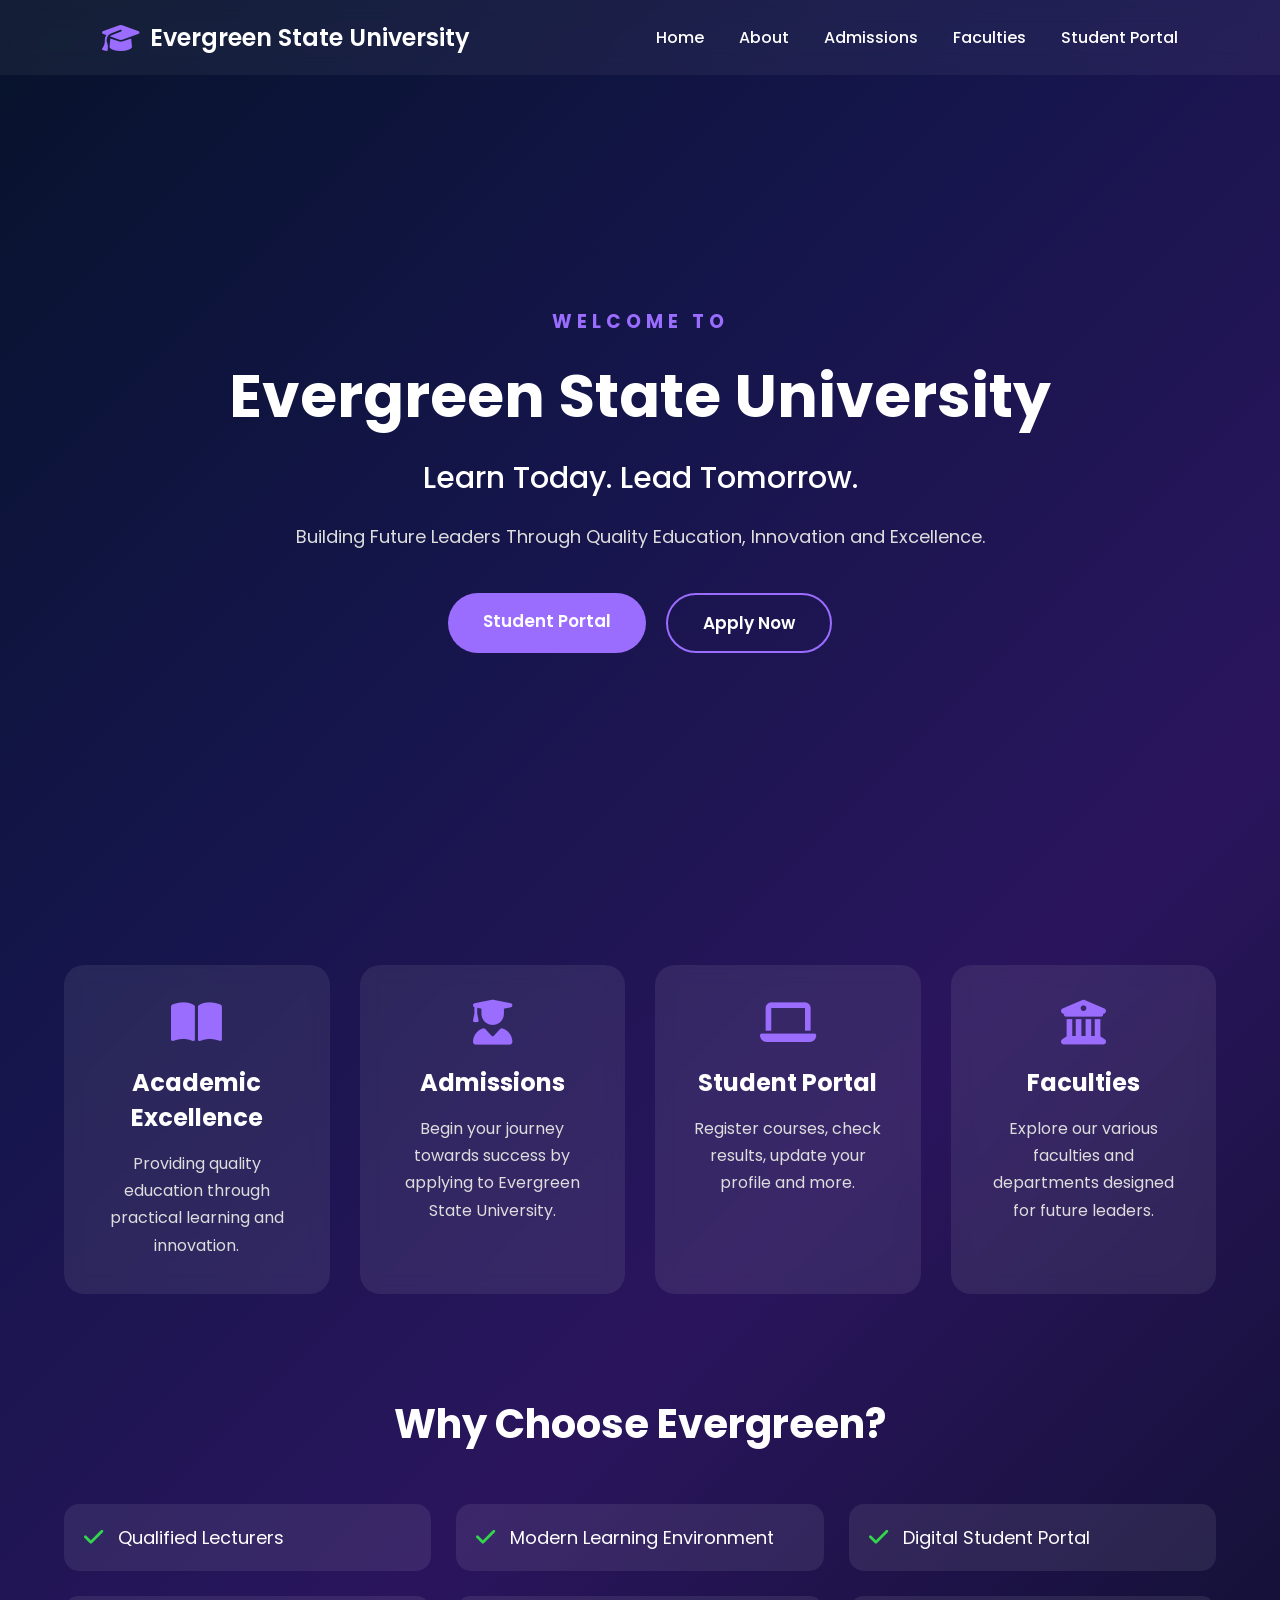
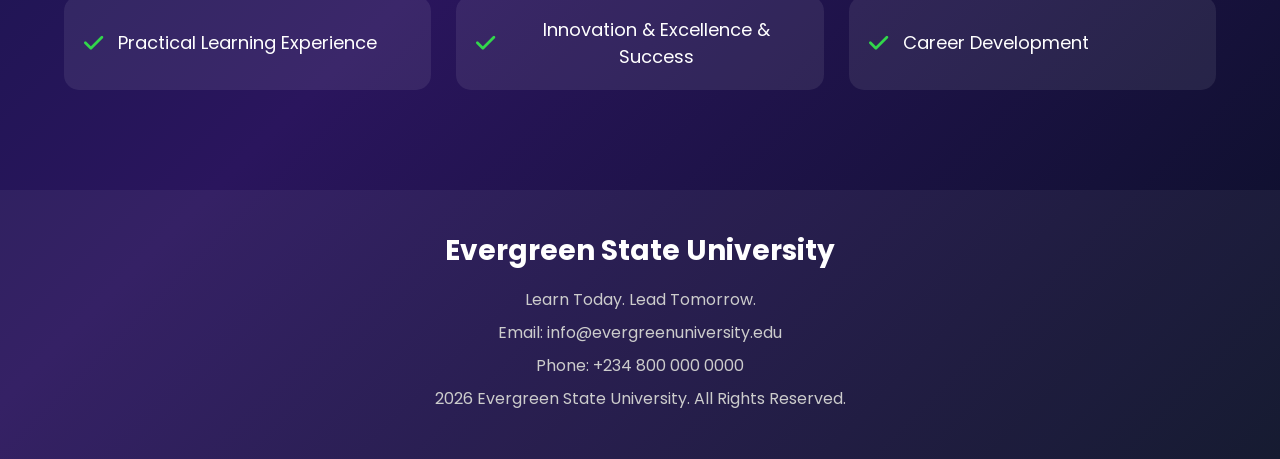
<file: index.html>
<!DOCTYPE html>
<html lang="en">
<head>
    <meta charset="UTF-8">
    <meta name="viewport" content="width=device-width, initial-scale=1.0">
    <title>Evergreen State University</title>

    <link rel="stylesheet" href="index.css">

    <link rel="stylesheet"
    href="https://cdnjs.cloudflare.com/ajax/libs/font-awesome/6.7.0/css/all.min.css">

    <link href="https://fonts.googleapis.com/css2?family=Poppins:wght@300;400;500;600;700&display=swap" rel="stylesheet">
</head>

<body>
    <header>
        <div class="logo">
            <i class="fa-solid fa-graduation-cap"></i>
            <h2>Evergreen State University</h2>
        </div>
        <nav>
            <ul>
                <li>
                    <a href="index.html">Home</a>
                </li>
                <li>
                    <a href="about.html">About</a>
                </li>
                <li>
                    <a href="admissions.html">Admissions</a>
                </li>
                <li>
                    <a href="faculties.html">Faculties</a>
                </li>
                <li>
                    <a href="login.html">Student Portal</a>
                </li>
            </ul>
        </nav>
    </header>

    <section class="hero">
        <div class="hero-content">
            <h3>WELCOME TO</h3>
            <h1>Evergreen State University</h1>
            <h2>Learn Today. Lead Tomorrow.</h2>
            <p>
                Building Future Leaders Through Quality Education,
                Innovation and Excellence.
            </p>

            <div class="hero-buttons">
                <a href="login.html" class="btn">
                    Student Portal
                </a>

                <a href="register.html" class="btn secondary">
                    Apply Now
                </a>
            </div>
        </div>
    </section>

    <section class="features">
        <div class="card">
            <i class="fa-solid fa-book-open"></i>
            <h2>Academic Excellence</h2>
            <p>
                Providing quality education through
                practical learning and innovation.
            </p>
        </div>

        <div class="card">
            <i class="fa-solid fa-user-graduate"></i>
            <h2>Admissions</h2>
            <p>
                Begin your journey towards success by
                applying to Evergreen State University.
            </p>
        </div>

        <div class="card">
            <i class="fa-solid fa-laptop"></i>
            <h2>Student Portal</h2>
            <p>
                Register courses, check results,
                update your profile and more.
            </p>
        </div>

        <div class="card">
            <i class="fa-solid fa-building-columns"></i>
            <h2>Faculties</h2>
            <p>
                Explore our various faculties and
                departments designed for future leaders.
            </p>
        </div>
    </section>

    <section class="why-us">
        <h2>Why Choose Evergreen?</h2>
        <div class="why-container">
            <div class="reason">
                <i class="fa-solid fa-check"></i>
                <span>Qualified Lecturers</span>
            </div>

            <div class="reason">
                <i class="fa-solid fa-check"></i>
                <span>Modern Learning Environment</span>
            </div>

            <div class="reason">
                <i class="fa-solid fa-check"></i>
                <span>Digital Student Portal</span>
            </div>

            <div class="reason">
                <i class="fa-solid fa-check"></i>
                <span>Practical Learning Experience</span>
            </div>

            <div class="reason">
                <i class="fa-solid fa-check"></i>
                <span>Innovation & Excellence & Success</span>
            </div>

            <div class="reason">
                <i class="fa-solid fa-check"></i>
                <span>Career Development</span>
            </div>
        </div>
    </section>

    <footer>
        <h3>Evergreen State University</h3>
        <p>Learn Today. Lead Tomorrow.</p>
        <p>Email: info@evergreenuniversity.edu</p>
        <p>Phone: +234 800 000 0000</p>

        <p>
            2026 Evergreen State University.
            All Rights Reserved.
        </p>
    </footer>

    <script src="index.js"></script>

</body>
</html>
</file>
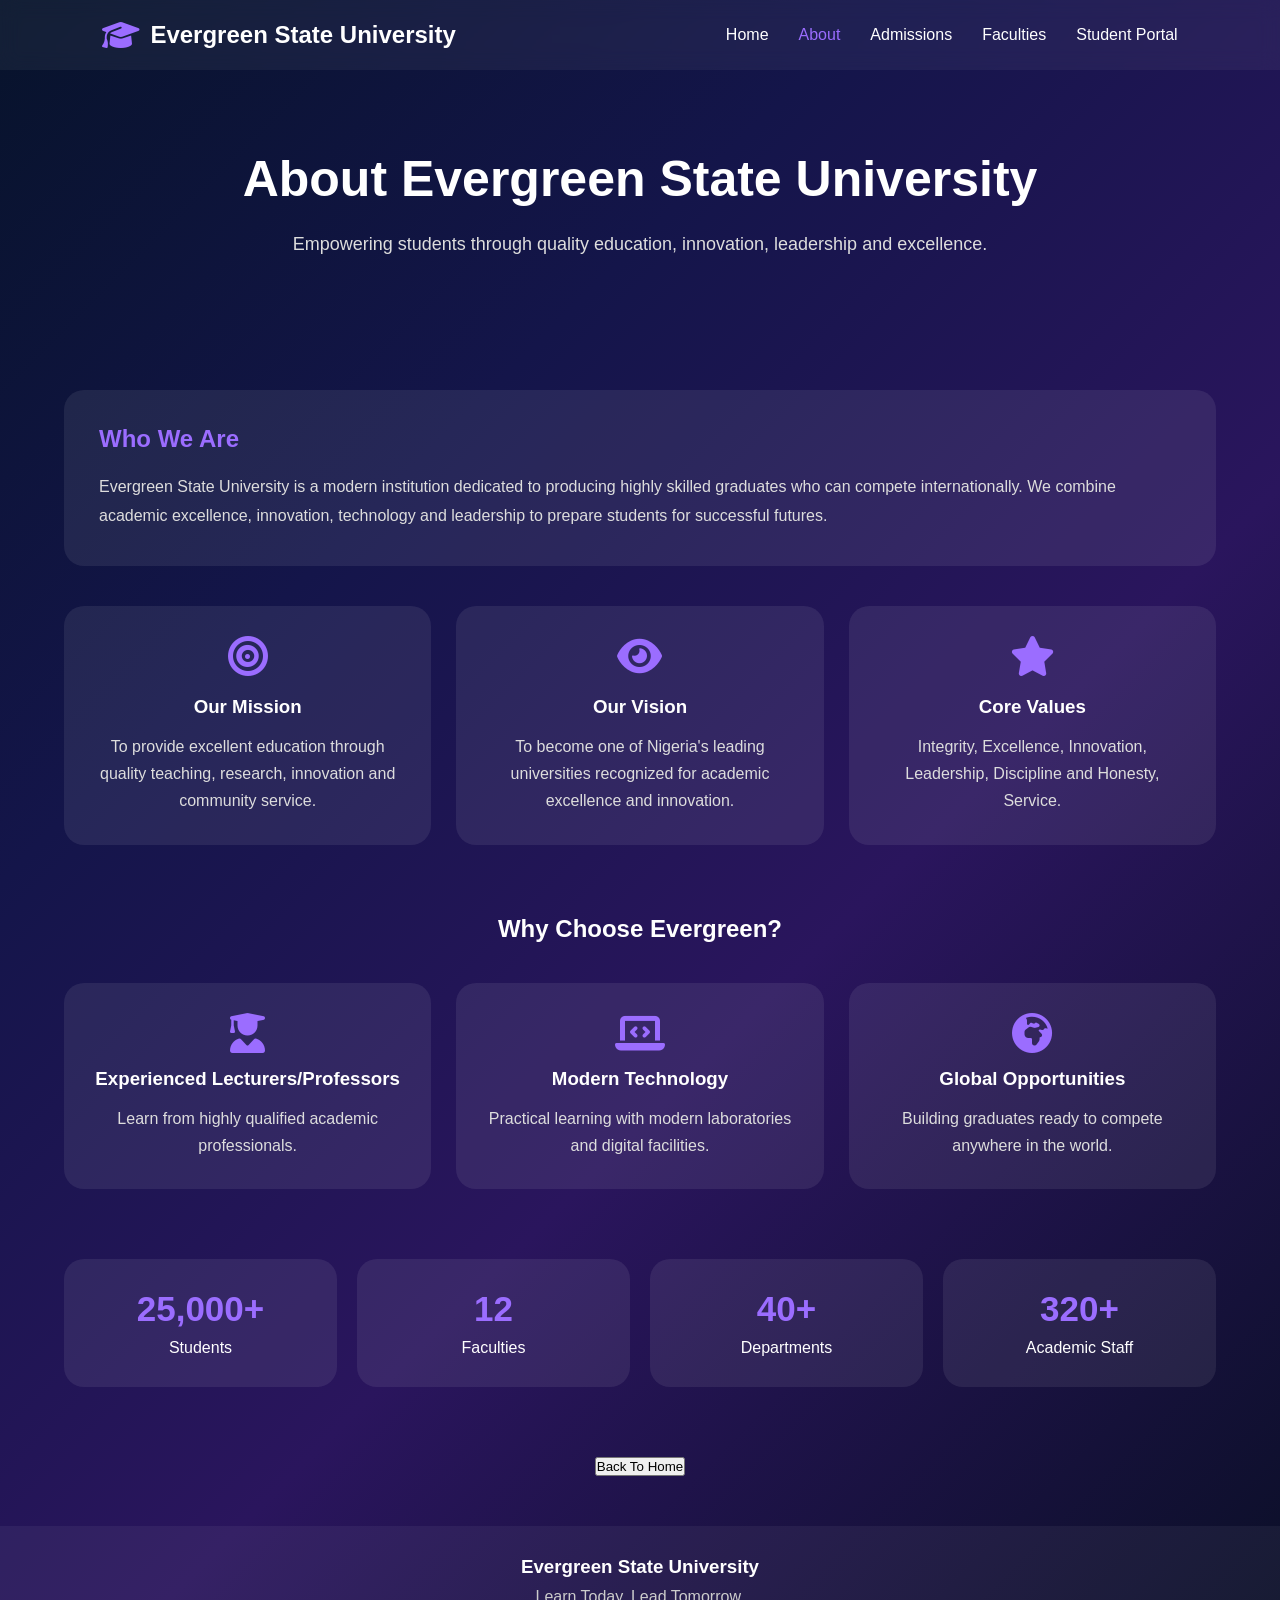
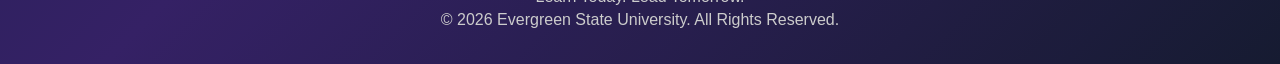
<file: about.html>
<!DOCTYPE html>
<html lang="en">
<head>
    <meta charset="UTF-8">
    <meta name="viewport" content="width=device-width, initial-scale=1.0">
    <title>About Us | Evergreen State University</title>
    <link rel="stylesheet" href="about.css">
    <link rel="stylesheet"
    href="https://cdnjs.cloudflare.com/ajax/libs/font-awesome/6.7.0/css/all.min.css">
</head>
<body>
<header>
    <div class="logo">
        <i class="fa-solid fa-graduation-cap"></i>
        <h2>Evergreen State University</h2>
    </div>

    <nav>
        <ul>
            <li><a href="index.html">Home</a></li>
            <li><a href="about.html" class="active">About</a></li>
            <li><a href="admissions.html">Admissions</a></li>
            <li><a href="faculties.html">Faculties</a></li>
            <li><a href="login.html">Student Portal</a></li>
        </ul>
    </nav>
</header>

<section class="hero">
    <div class="hero-content">
        <h1>About Evergreen State University</h1>
        <p>
            Empowering students through quality education,
            innovation, leadership and excellence.
        </p>
    </div>
</section>

<section class="about-container">
    <div class="about-card">
        <h2>Who We Are</h2>
        <p>
            Evergreen State University is a modern institution
            dedicated to producing highly skilled graduates who
            can compete internationally. We combine academic excellence,
            innovation, technology and leadership to prepare
            students for successful futures.
        </p>
    </div>

    <div class="about-grid">
        <div class="card">
            <i class="fa-solid fa-bullseye"></i>
            <h3>Our Mission</h3>
            <p>
                To provide excellent education through
                quality teaching, research, innovation and
                community service.
            </p>
        </div>

        <div class="card">
            <i class="fa-solid fa-eye"></i>
            <h3>Our Vision</h3>
            <p>
                To become one of Nigeria's leading universities
                recognized for academic excellence and innovation.
            </p>
        </div>

        <div class="card">
            <i class="fa-solid fa-star"></i>
            <h3>Core Values</h3>
            <p>
                Integrity, Excellence, Innovation,
                Leadership, Discipline and Honesty, Service.
            </p>
        </div>
    </div>

    <div class="why">
        <h2>Why Choose Evergreen?</h2>
        <div class="why-grid">
            <div class="why-card">
                <i class="fa-solid fa-user-graduate"></i>
                <h3>Experienced Lecturers/Professors</h3>

                <p>
                    Learn from highly qualified academic
                    professionals.
                </p>
            </div>

            <div class="why-card">
                <i class="fa-solid fa-laptop-code"></i>
                <h3>Modern Technology</h3>
                <p>
                    Practical learning with modern laboratories
                    and digital facilities.
                </p>
            </div>

            <div class="why-card">
                <i class="fa-solid fa-earth-africa"></i>
                <h3>Global Opportunities</h3>
                <p>
                    Building graduates ready to compete
                    anywhere in the world.
                </p>
            </div>
        </div>
    </div>

    <div class="statistics">
        <div class="stat">
            <h2>25,000+</h2>
            <p>Students</p>
        </div>

        <div class="stat">
            <h2>12</h2>
            <p>Faculties</p>
        </div>

        <div class="stat">
            <h2>40+</h2>
            <p>Departments</p>
        </div>

        <div class="stat">
            <h2>320+</h2>
            <p>Academic Staff</p>
        </div>
    </div>

    <div class="buttons">
        <button id="aboutBtn">
            Back To Home
        </button>
    </div>
</section>

<footer>
    <h3>Evergreen State University</h3>
    <p>Learn Today. Lead Tomorrow.</p>
    <p>&copy; 2026 Evergreen State University. All Rights Reserved.</p>
</footer>

<script src="about.js"></script>
</body>
</html>
</file>
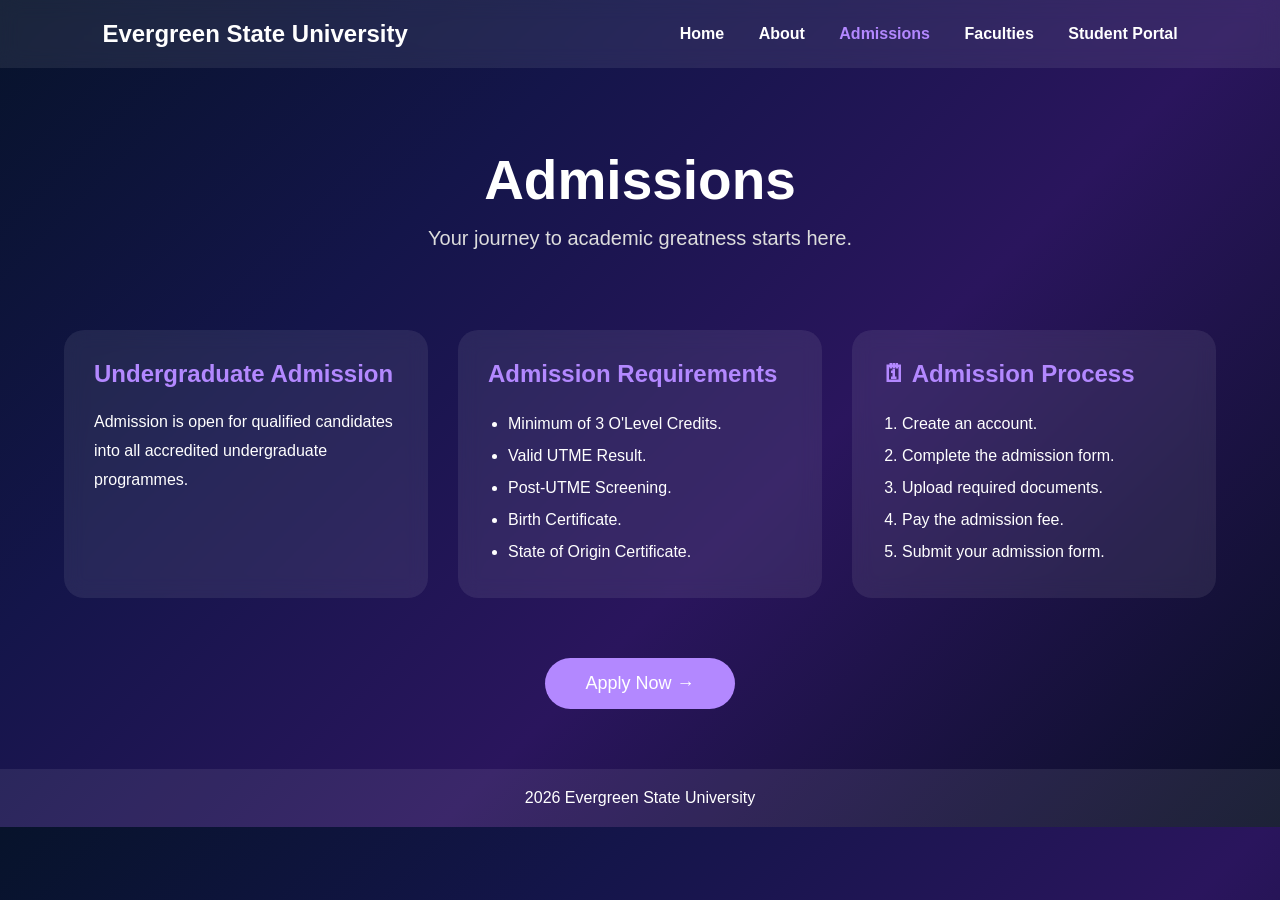
<file: admissions.html>
<!DOCTYPE html>
<html lang="en">
<head>
    <meta charset="UTF-8">
    <meta name="viewport" content="width=device-width, initial-scale=1.0">
    <title>Admissions | Evergreen State University</title>
    <link rel="stylesheet" href="admissions.css">
</head>
<body>
<header>
    <div class="logo">
        <h2>Evergreen State University</h2>
    </div>

    <nav>
        <a href="index.html">Home</a>
        <a href="about.html">About</a>
        <a href="admissions.html" class="active">Admissions</a>
        <a href="faculties.html">Faculties</a>
        <a href="login.html">Student Portal</a>
    </nav>
</header>

<section class="hero">
    <h1>Admissions</h1>
    <p>
        Your journey to academic greatness starts here.
    </p>
</section>

<section class="admission-container">
    <div class="card">
        <h2>Undergraduate Admission</h2>
        <p>
            Admission is open for qualified candidates into all accredited undergraduate programmes.
        </p>
    </div>

    <div class="card">
        <h2>Admission Requirements</h2>
        <ul>
            <li>Minimum of 3 O'Level Credits.</li>
            <li>Valid UTME Result.</li>
            <li>Post-UTME Screening.</li>
            <li>Birth Certificate.</li>
            <li>State of Origin Certificate.</li>
        </ul>
    </div>

    <div class="card">
        <h2>🗓 Admission Process</h2>
        <ol>
            <li>Create an account.</li>
            <li>Complete the admission form.</li>
            <li>Upload required documents.</li>
            <li>Pay the admission fee.</li>
            <li>Submit your admission form.</li>
        </ol>
    </div>
</section>

<div class="buttons">
    <button id="applyBtn">
        Apply Now →
    </button>
</div>

<footer>
    <p>
        2026 Evergreen State University
    </p>
</footer>

<script src="admissions.js"></script>
</body>
</html>
</file>
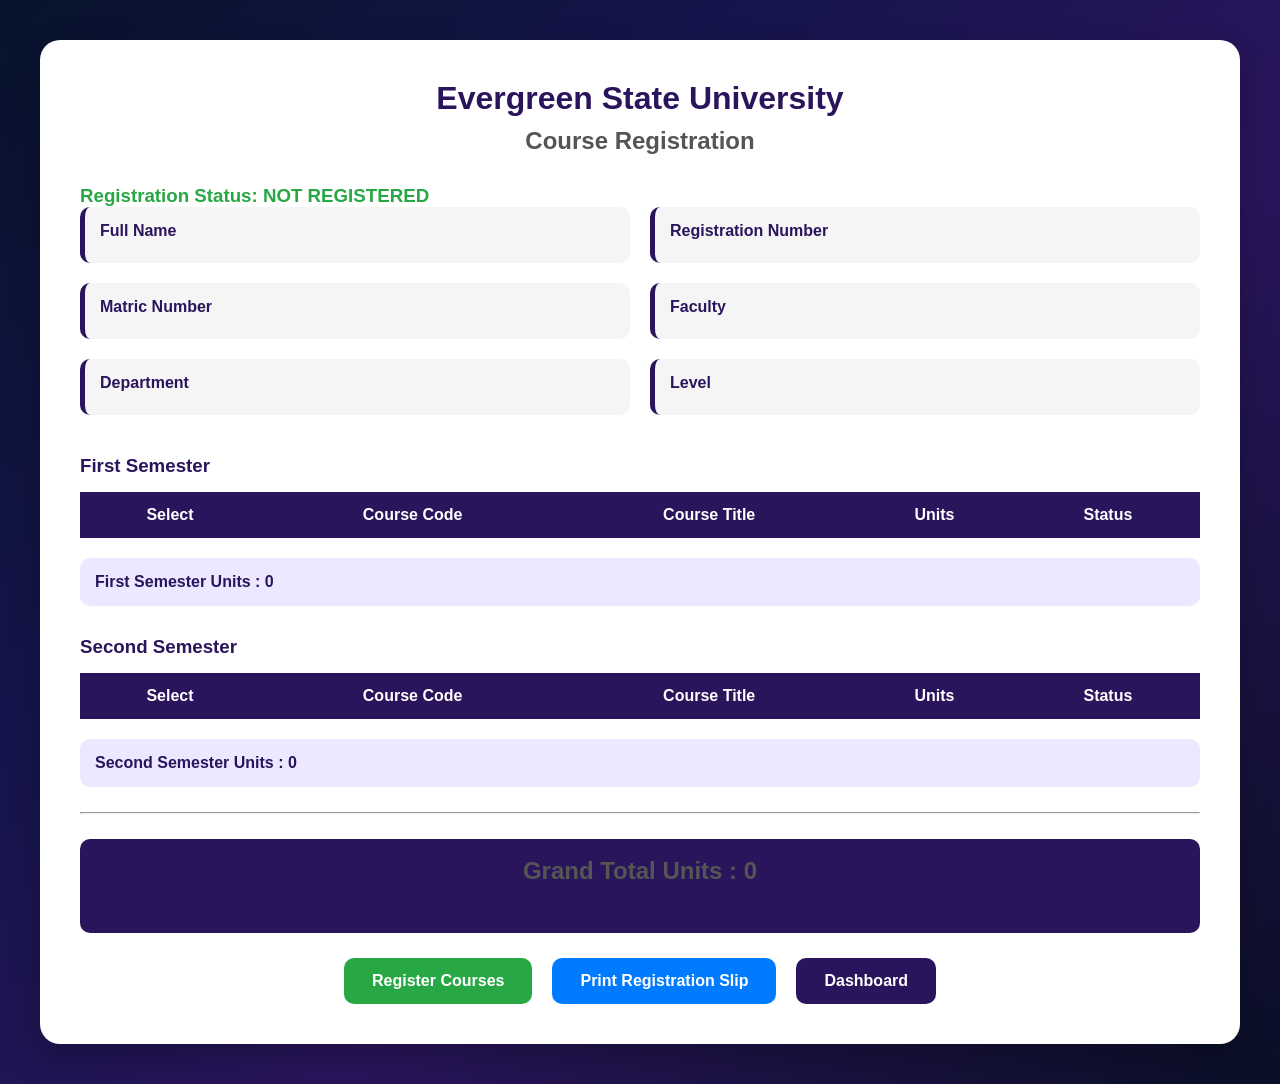
<file: course-registration.html>
<!DOCTYPE html>
<html lang="en">
<head>
    <meta charset="UTF-8">
    <meta name="viewport" content="width=device-width, initial-scale=1.0">
    <title>Course Registration | Evergreen State University</title>
    <link rel="stylesheet" href="course-registration.css">
    <link rel="stylesheet" href="https://cdnjs.cloudflare.com/ajax/libs/font-awesome/6.7.2/css/all.min.css">
</head>
<body>
<div class="container">
    <div class="course-box">
        <h1>Evergreen State University</h1>
        <h2>Course Registration</h2>
        <div class="status-box">
            <h3>
                Registration Status:
                <span id="registrationStatus">NOT REGISTERED</span>
            </h3>
        </div>
        <div class="student-info">
            <div class="info-card">
                <label>Full Name</label>
                <span id="fullname"></span>
            </div>

            <div class="info-card">
                <label>Registration Number</label>
                <span id="regno"></span>
            </div>

            <div class="info-card">
                <label>Matric Number</label>
                <span id="matric"></span>
            </div>

            <div class="info-card">
                <label>Faculty</label>
                <span id="faculty"></span>
            </div>

            <div class="info-card">
                <label>Department</label>
                <span id="department"></span>
            </div>

            <div class="info-card">
                <label>Level</label>
                <span id="level"></span>
            </div>
        </div>

        <form id="courseForm">
            <h3 class="semester-title">First Semester</h3>
            <table id="firstSemesterTable">
                <thead>
                    <tr>
                        <th>Select</th>
                        <th>Course Code</th>
                        <th>Course Title</th>
                        <th>Units</th>
                        <th>Status</th>
                    </tr>
                </thead>

                <tbody>
                    <!-- JavaScript will load courses here -->
                </tbody>
            </table>

            <div class="unit-box">
                First Semester Units :
                <span id="firstUnits">0</span>
            </div>

            <h3 class="semester-title">Second Semester</h3>
            <table id="secondSemesterTable">
                <thead>
                    <tr>
                        <th>Select</th>
                        <th>Course Code</th>
                        <th>Course Title</th>
                        <th>Units</th>
                        <th>Status</th>
                    </tr>

                </thead>
                <tbody>
                    <!-- JavaScript will load courses here -->
                </tbody>
            </table>

            <div class="unit-box">
                Second Semester Units :
                <span id="secondUnits">0</span>
            </div>

            <hr>
            <div class="grand-total">
                <h2>
                    Grand Total Units :
                    <span id="grandUnits">0</span>
                </h2>
            </div>

            <div class="buttons">
                <button type="submit" id="registerBtn">
                    Register Courses
                </button>

                <button type="button" id="printBtn">
                    Print Registration Slip
                </button>

                <button type="button" id="dashboardBtn">
                    Dashboard
                </button>

            </div>
        </form>
    </div>
</div>

<script>
    alert("Inline script works");
</script>

<script src="course-registration.js?v=1"></script>

</body>
</html>
</file>
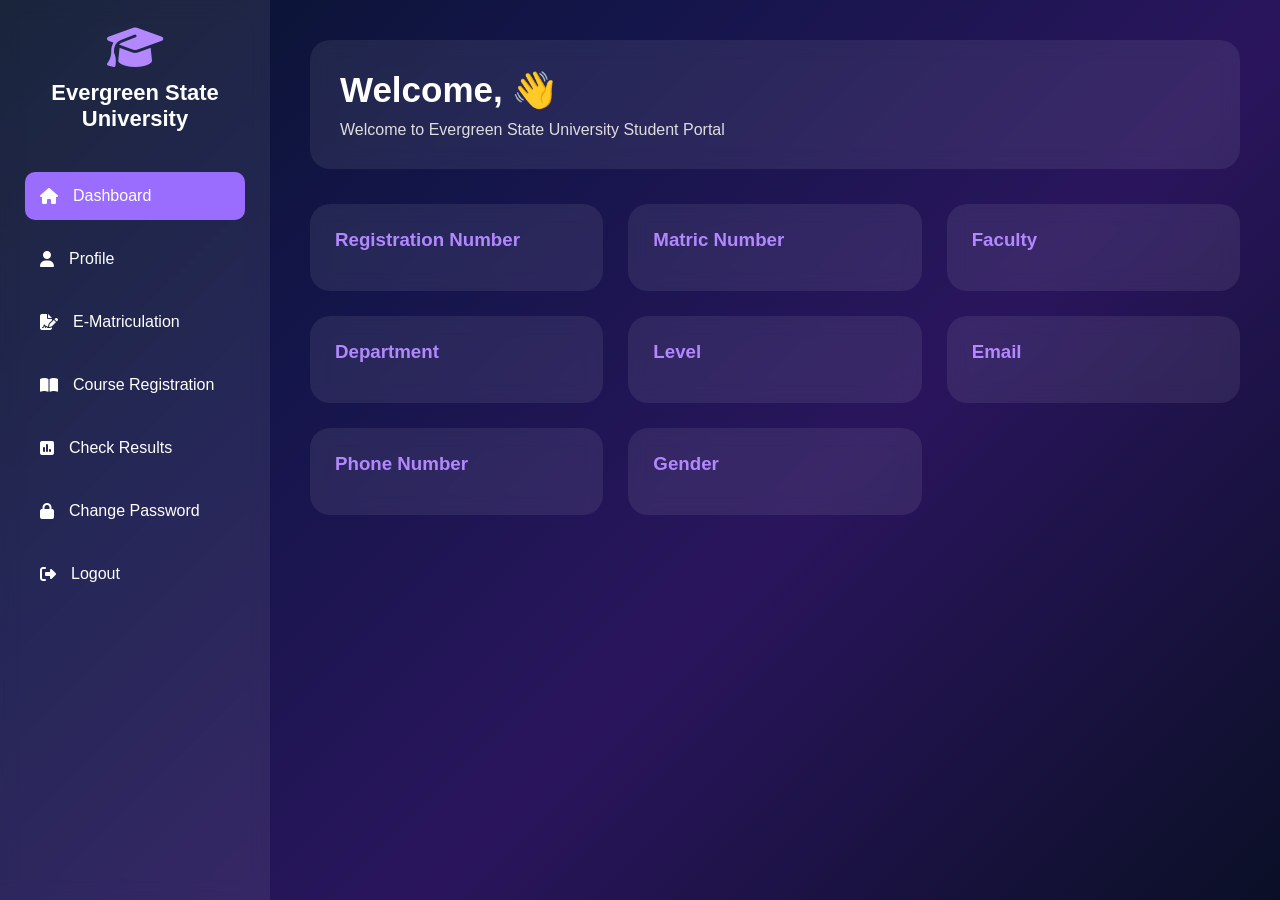
<file: dashboard.html>
<!DOCTYPE html>
<html lang="en">
<head>
    <meta charset="UTF-8">
    <meta name="viewport"
    content="width=device-width, initial-scale=1.0">
    <title>Dashboard | Evergreen State University</title>
    <link rel="stylesheet" href="dashboard.css">
    <link rel="stylesheet" href="https://cdnjs.cloudflare.com/ajax/libs/font-awesome/6.7.0/css/all.min.css">
</head>
<body>
<div class="container">
<aside class="sidebar">
    <div class="logo">
        <i class="fa-solid fa-graduation-cap"></i>
        <h2>Evergreen State University</h2>
    </div>

   <ul>
        <li class="active">
            <a href="dashboard.html">
                <i class="fa-solid fa-house"></i>
                Dashboard
            </a>
        </li>

        <li>
            <a href="profile.html">
                <i class="fa-solid fa-user"></i>
                Profile
            </a>
        </li>

        <li>
            <a href="e-matriculation.html">
                <i class="fa-solid fa-file-signature"></i>
                E-Matriculation
            </a>
        </li>

        <li>
            <a href="course-registration.html">
                <i class="fa-solid fa-book-open"></i>
                Course Registration
            </a>
        </li>

        <li>
            <a href="results.html">
                <i class="fa-solid fa-square-poll-vertical"></i>
                Check Results
            </a>
        </li>

        <li>
            <a href="password.html">
                <i class="fa-solid fa-lock"></i>
                Change Password
            </a>
        </li>

        <li id="logoutBtn">
            <i class="fa-solid fa-right-from-bracket"></i>
            Logout
        </li>
    </ul>
</aside>

<main class="main-content">
    <div class="welcome-card">
        <h1>
            Welcome,
            <span id="studentName"></span>
            👋
        </h1>

        <p>
            Welcome to Evergreen State University Student Portal
        </p>
    </div>

    <div class="dashboard-grid">
        <div class="card">
            <h3>Registration Number</h3>
            <p id="regno"></p>
        </div>

        <div class="card">
            <h3>Matric Number</h3>
            <p id="matric"></p>
        </div>

        <div class="card">
            <h3>Faculty</h3>
            <p id="faculty"></p>
        </div>

        <div class="card">
            <h3>Department</h3>
            <p id="department"></p>
        </div>

        <div class="card">
            <h3>Level</h3>
            <p id="level"></p>
        </div>

        <div class="card">
            <h3>Email</h3>
            <p id="email"></p>
        </div>

        <div class="card">
            <h3>Phone Number</h3>
            <p id="phone"></p>
        </div>

        <div class="card">
            <h3>Gender</h3>
            <p id="gender"></p>
        </div>
    </div>
</main>
</div>

<script src="dashboard.js"></script>

</body>
</html>
</file>
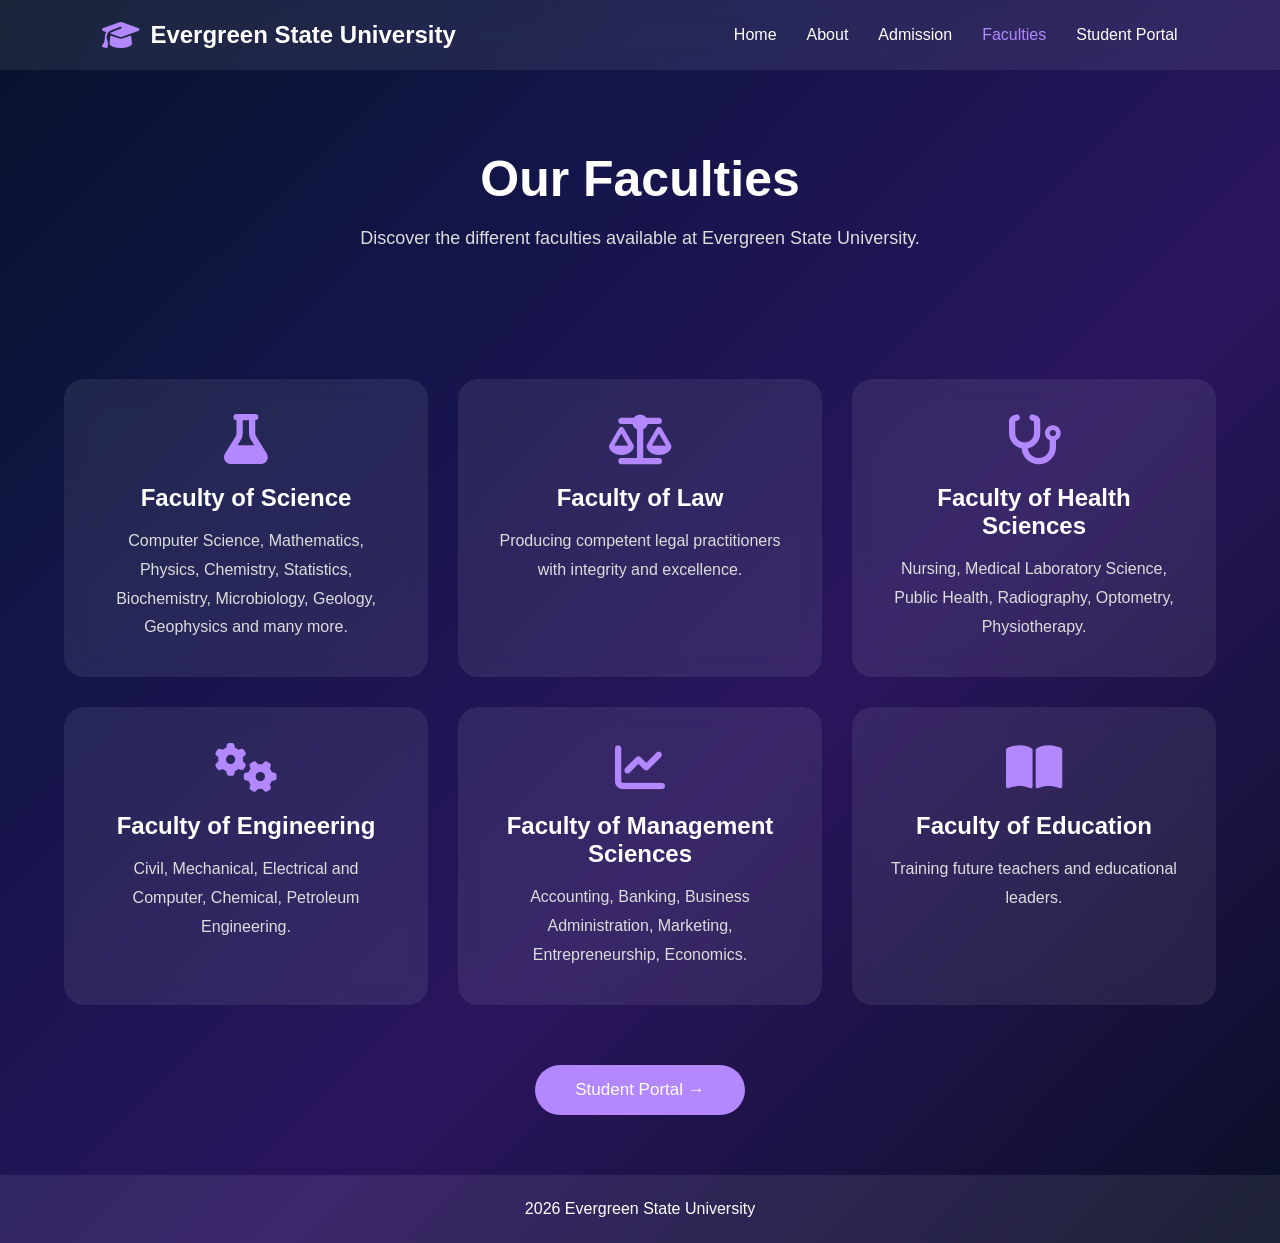
<file: faculties.html>
<!DOCTYPE html>
<html lang="en">
<head>
    <meta charset="UTF-8">
    <meta name="viewport" content="width=device-width, initial-scale=1.0">
    <title>Faculties | Evergreen State University</title>
    <link rel="stylesheet" href="faculties.css">
    <link rel="stylesheet"
    href="https://cdnjs.cloudflare.com/ajax/libs/font-awesome/6.7.0/css/all.min.css">
</head>
<body>
<header>
    <div class="logo">
        <i class="fa-solid fa-graduation-cap"></i>
        <h2>Evergreen State University</h2>
    </div>

    <nav>
        <a href="index.html">Home</a>
        <a href="about.html">About</a>
        <a href="admission.html">Admission</a>
        <a href="faculty.html" class="active">Faculties</a>
        <a href="login.html">Student Portal</a>
    </nav>
</header>

<section class="hero">
    <h1>Our Faculties</h1>
    <p>
        Discover the different faculties available at
        Evergreen State University.
    </p>
</section>

<section class="faculty-container">
    <div class="faculty-card">
        <i class="fa-solid fa-flask"></i>
        <h2>Faculty of Science</h2>
        <p>
            Computer Science, Mathematics,
            Physics, Chemistry,
            Statistics, Biochemistry, Microbiology, Geology, Geophysics and many more.
        </p>
    </div>

    <div class="faculty-card">
        <i class="fa-solid fa-scale-balanced"></i>
        <h2>Faculty of Law</h2>
        <p>
            Producing competent legal practitioners
            with integrity and excellence.
        </p>
    </div>

    <div class="faculty-card">
        <i class="fa-solid fa-stethoscope"></i>
        <h2>Faculty of Health Sciences</h2>
        <p>
            Nursing, Medical Laboratory Science,
            Public Health, Radiography, Optometry, Physiotherapy.
        </p>
    </div>

    <div class="faculty-card">
        <i class="fa-solid fa-gears"></i>
        <h2>Faculty of Engineering</h2>
        <p>
            Civil, Mechanical,
            Electrical and Computer,
            Chemical, Petroleum Engineering.
        </p>
    </div>

    <div class="faculty-card">
        <i class="fa-solid fa-chart-line"></i>
        <h2>Faculty of Management Sciences</h2>
        <p>
            Accounting, Banking,
            Business Administration, Marketing,
            Entrepreneurship, Economics.
        </p>
    </div>

    <div class="faculty-card">
        <i class="fa-solid fa-book-open"></i>
        <h2>Faculty of Education</h2>
        <p>
            Training future teachers
            and educational leaders.
        </p>
    </div>
</section>

<div class="buttons">
    <button id="portalBtn">
        Student Portal →
    </button>
</div>

<footer>
    <p>
        2026 Evergreen State University
    </p>
</footer>

<script src="faculties.js"></script>
</body>
</html>
</file>
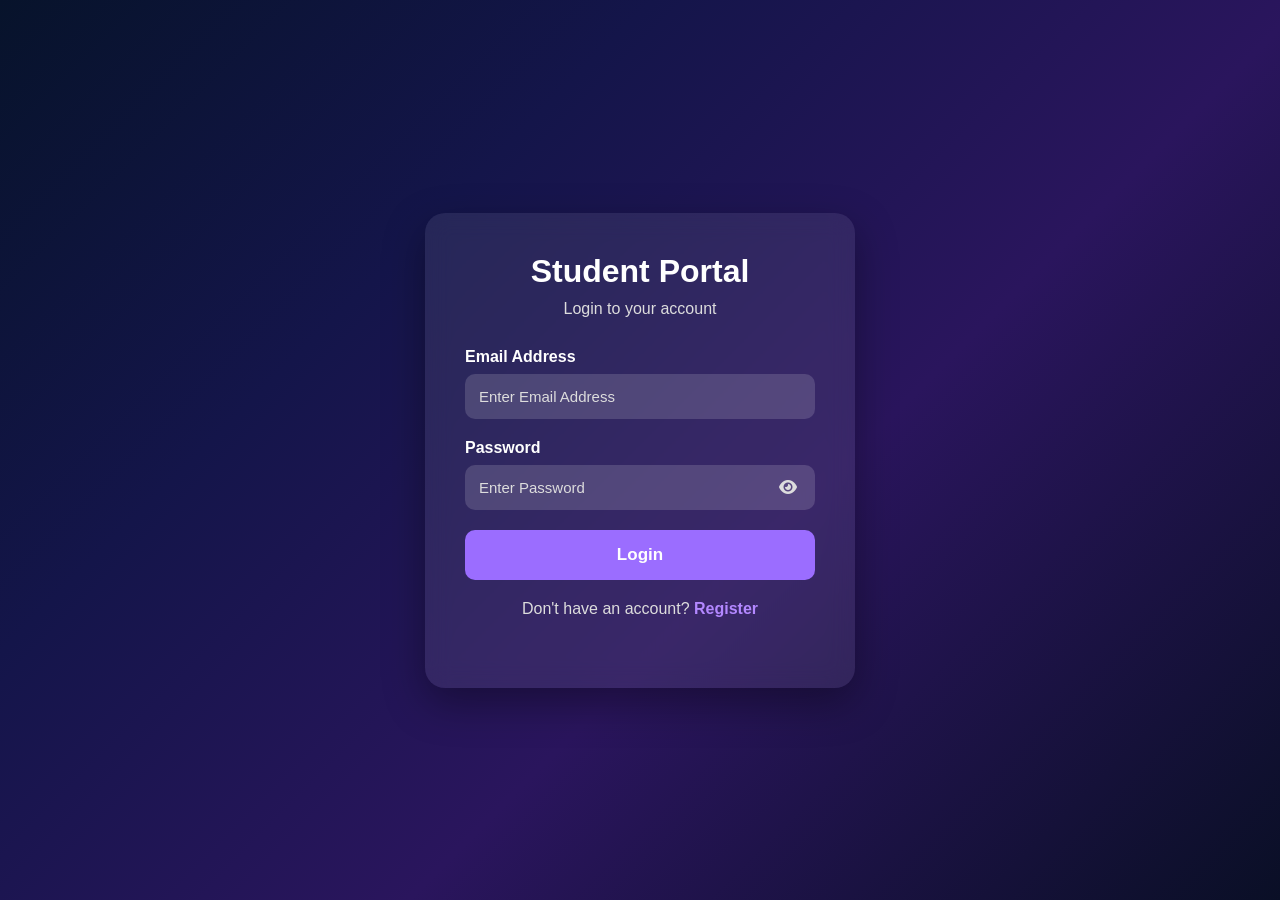
<file: login.html>
<!DOCTYPE html>
<html lang="en">
<head>
    <meta charset="UTF-8">
    <meta name="viewport" content="width=device-width, initial-scale=1.0">
    <title>Student Login | Evergreen State University</title>
    <link rel="stylesheet" href="login.css">
    <link rel="stylesheet"
    href="https://cdnjs.cloudflare.com/ajax/libs/font-awesome/6.7.0/css/all.min.css">
</head>
<body>
<div class="container">
    <div class="login-box">
        <h1>Student Portal</h1>
        <p>Login to your account</p>
        <form id="loginForm" action="login.php" method="POST">
            <div class="input-group">
                <label>Email Address</label>
                <input type="email" id="email" name="email" placeholder="Enter Email Address" required>
            </div>

            <div class="input-group">
                <label>Password</label>
                <div class="password-box">
                    <input type="password" id="password" name="password" placeholder="Enter Password" required>
                    <i class="fa-solid fa-eye"
                    id="togglePassword"></i>
                </div>
            </div>

            <button type="submit">
                Login
            </button>

            <p class="register-link">
                Don't have an account?
                <a href="register.html">
                    Register
                </a>
            </p>
        </form>
    </div>
</div>

<script src="login.js"></script>
</body>
</html>
</file>
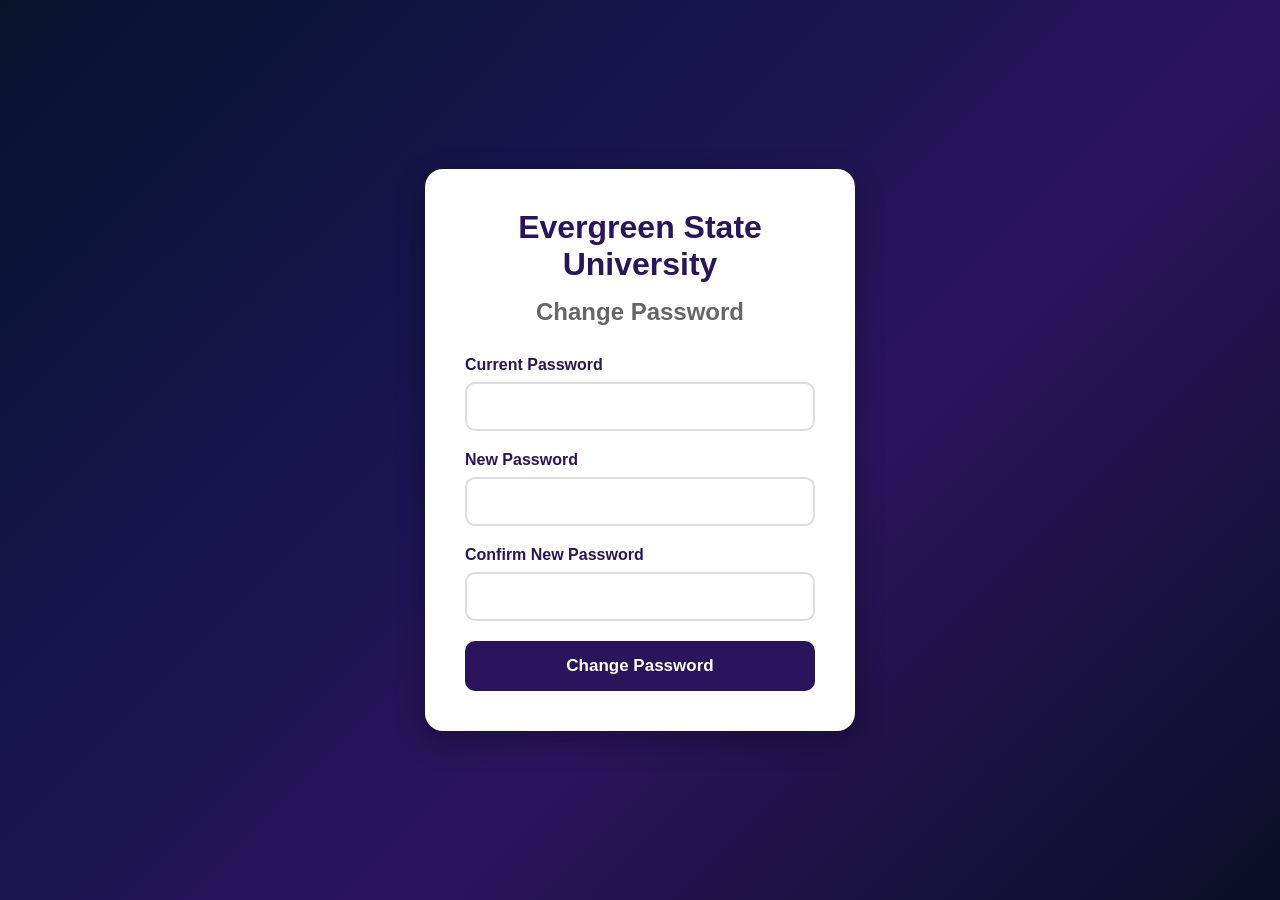
<file: password.html>
<!DOCTYPE html>
<html lang="en">
<head>
<meta charset="UTF-8">
<meta name="viewport" content="width=device-width, initial-scale=1.0">
<title>Password | Evergreen State University</title>
<link rel="stylesheet" href="password.css">
<link rel="stylesheet"
href="https://cdnjs.cloudflare.com/ajax/libs/font-awesome/6.7.2/css/all.min.css">
</head>
<body>

<div class="container">
<div class="password-box">
<h1>Evergreen State University</h1>
<h2>Change Password</h2>
<form id="passwordForm">

<div class="input-box">
<label>Current Password</label>
<input type="password" id="currentPassword" required>
</div>

<div class="input-box">
<label>New Password</label>
<input type="password" id="newPassword" required>
</div>

<div class="input-box">
<label>Confirm New Password</label>
<input type="password" id="confirmPassword" required>
</div>

<button type="submit">
Change Password
</button>
</form>
</div>
</div>

<script>
    alert("Inline script works");
</script>

<script src="password.js?v=1"></script>

</body>
</html>
</file>
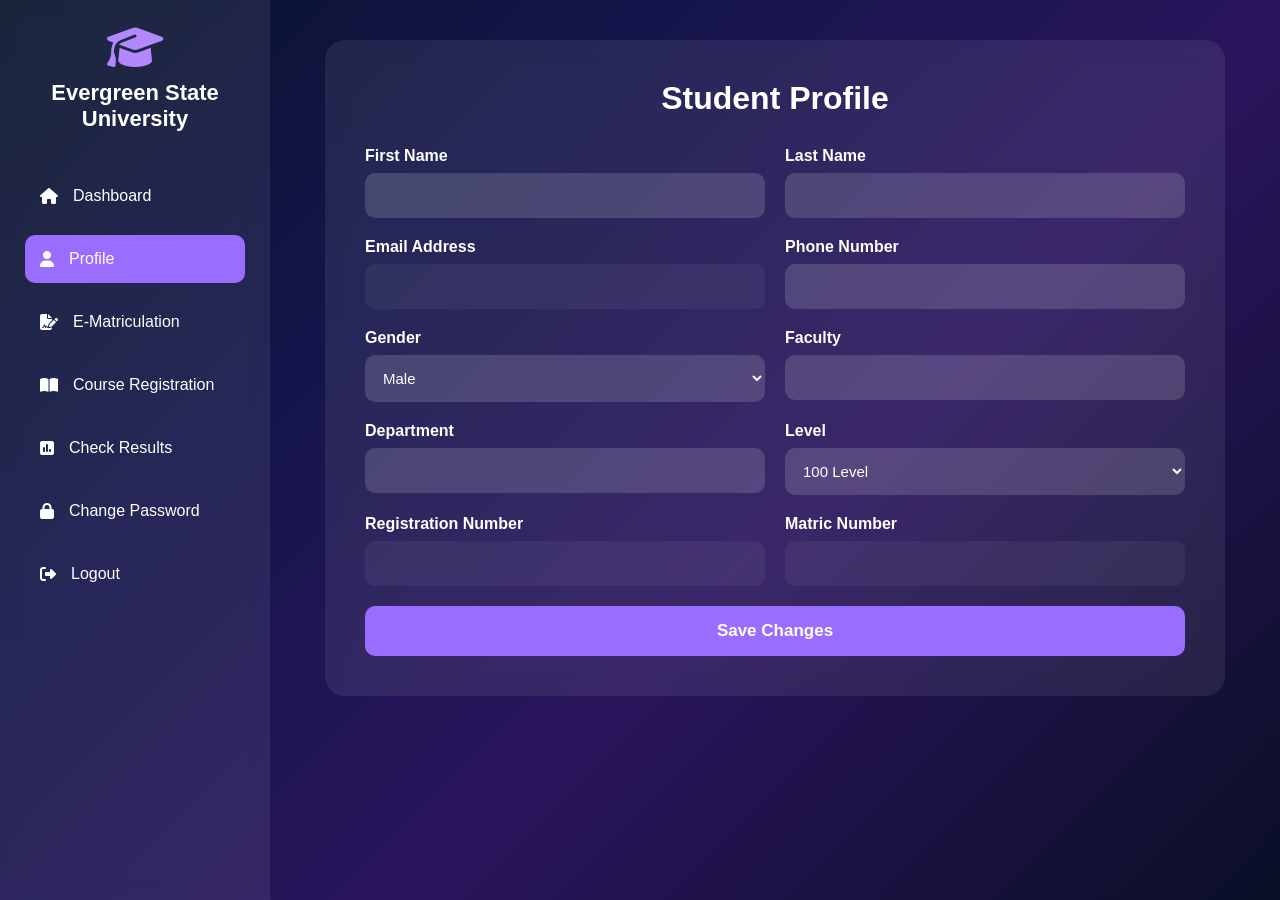
<file: profile.html>
<!DOCTYPE html>
<html lang="en">
<head>
    <meta charset="UTF-8">
    <meta name="viewport" content="width=device-width, initial-scale=1.0">
    <title>Profile | Evergreen State University</title>
    <link rel="stylesheet" href="profile.css">
    <link rel="stylesheet" href="https://cdnjs.cloudflare.com/ajax/libs/font-awesome/6.7.0/css/all.min.css">
</head>
<body>

<div class="container">
<aside class="sidebar">
    <div class="logo">
        <i class="fa-solid fa-graduation-cap"></i>
        <h2>Evergreen State University</h2>
    </div>

    <ul>
        <li>
            <a href="dashboard.html">
                <i class="fa-solid fa-house"></i>
                Dashboard
            </a>
        </li>

        <li class="active">
            <a href="profile.html">
                <i class="fa-solid fa-user"></i>
                Profile
            </a>
        </li>

        <li>
            <a href="e-matriculation.html">
                <i class="fa-solid fa-file-signature"></i>
                E-Matriculation
            </a>
        </li>

        <li>
            <a href="course-registration.html">
                <i class="fa-solid fa-book-open"></i>
                Course Registration
            </a>
        </li>

        <li>
            <a href="results.html">
                <i class="fa-solid fa-square-poll-vertical"></i>
                Check Results
            </a>
        </li>

        <li>
            <a href="password.html">
                <i class="fa-solid fa-lock"></i>
                Change Password
            </a>
        </li>

        <li id="logoutBtn">
            <i class="fa-solid fa-right-from-bracket"></i>
            Logout
        </li>
    </ul>
</aside>

<main class="main-content">
    <div class="profile-card">
        <h1>Student Profile</h1>
        <form id="profileForm">
            <div class="input-group">
                <label>First Name</label>
                <input type="text" id="firstname">
            </div>

            <div class="input-group">
                <label>Last Name</label>
                <input type="text" id="lastname">
            </div>

            <div class="input-group">
                <label>Email Address</label>
                <input type="email" id="email" readonly>
            </div>

            <div class="input-group">
                <label>Phone Number</label>
                <input type="text" id="phone">
            </div>

            <div class="input-group">
                <label>Gender</label>
                <select id="gender">
                    <option>Male</option>
                    <option>Female</option>
                </select>
            </div>

            <div class="input-group">
                <label>Faculty</label>
                <input type="text" id="faculty">
            </div>

            <div class="input-group">
                <label>Department</label>
                <input type="text" id="department">
            </div>

            <div class="input-group">
                <label>Level</label>
                <select id="level">
                    <option>100 Level</option>
                    <option>200 Level</option>
                    <option>300 Level</option>
                    <option>400 Level</option>
                </select>
            </div>

            <div class="input-group">
                <label>Registration Number</label>
                <input type="text" id="regno" readonly>
            </div>

            <div class="input-group">
                <label>Matric Number</label>
                <input type="text" id="matric" readonly>
            </div>

            <button type="submit">
                Save Changes
            </button>
        </form>
    </div>
</main>
</div>

<script>
    alert("Inline script works");
</script>

<script src="profile.js?v=1"></script>
</body>
</html>
</file>
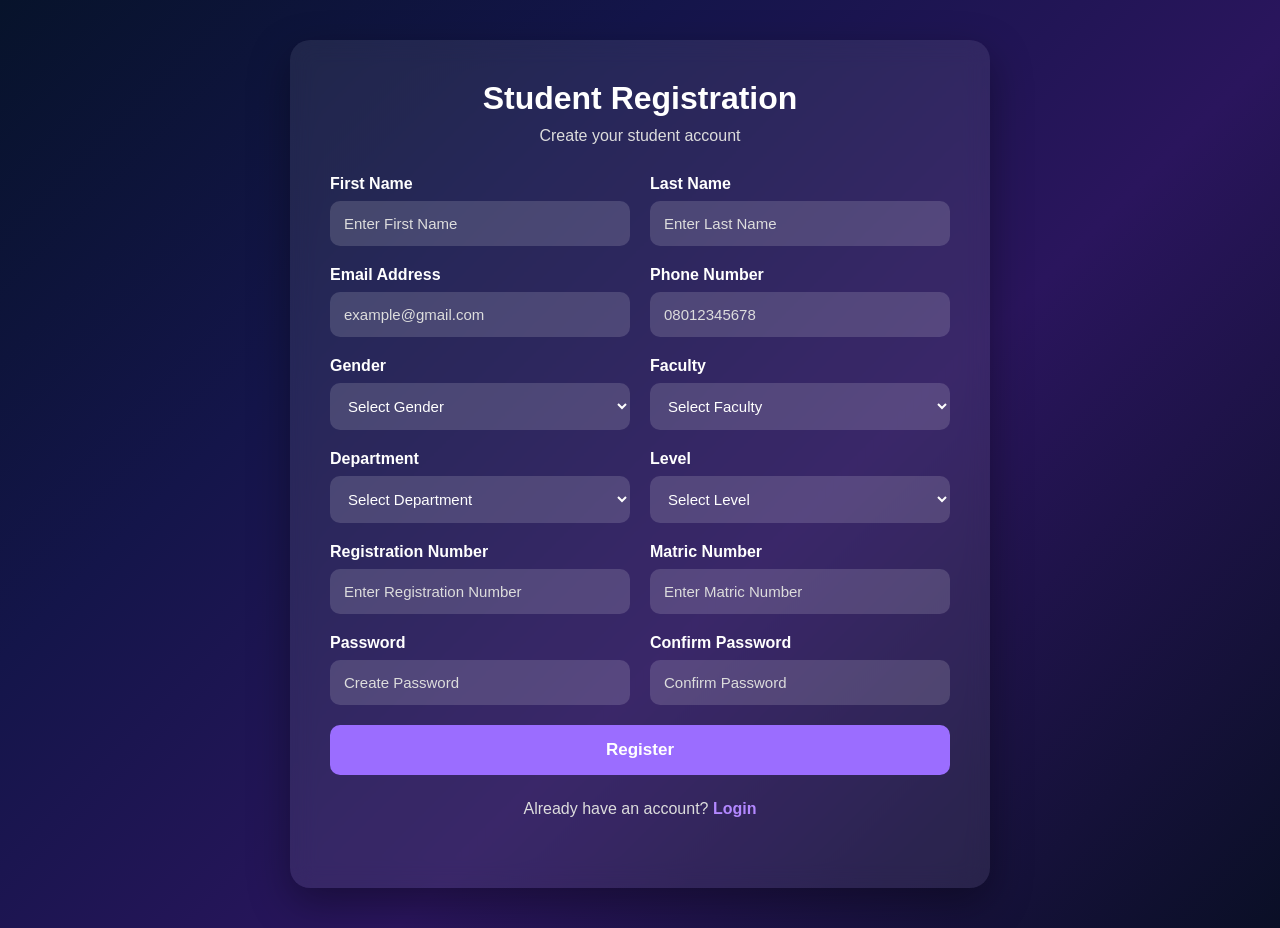
<file: register.html>
<!DOCTYPE html>
<html lang="en">
<head>
    <meta charset="UTF-8">
    <meta name="viewport" content="width=device-width, initial-scale=1.0">
    <title>Student Registration | Evergreen State University</title>

    <link rel="stylesheet" href="register.css">

    <link rel="stylesheet"
    href="https://cdnjs.cloudflare.com/ajax/libs/font-awesome/6.7.0/css/all.min.css">
</head>

<body>

<div class="container">
    <div class="register-box">
        <h1>Student Registration</h1>
        <p>Create your student account</p>
        <form id="registerForm" action="register.php" method="POST">

            <div class="input-group">
                <label>First Name</label>
                <input type="text"
                       id="firstname"
                       name="first_name"
                       placeholder="Enter First Name"
                       required>
            </div>

            <div class="input-group">
                <label>Last Name</label>
                <input type="text"
                       id="lastname"
                       name="last_name"
                       placeholder="Enter Last Name"
                       required>
            </div>

            <div class="input-group">
                <label>Email Address</label>
                <input type="email"
                       id="email"
                       name="email"
                       placeholder="example@gmail.com"
                       required>
            </div>

            <div class="input-group">
                <label>Phone Number</label>
                <input type="tel"
                       id="phone"
                       name="phone"
                       placeholder="08012345678"
                       required>
            </div>

            <div class="input-group">
                <label>Gender</label>
                <select id="gender" name="gender" required>
                    <option value="">Select Gender</option>
                    <option value="Male">Male</option>
                    <option value="Female">Female</option>
                </select>
            </div>

            <div class="input-group">
                <label>Faculty</label>
                <select id="faculty" name="faculty" required>
                    <option value="">Select Faculty</option>
                    <option value="Faculty of Science">Faculty of Science</option>
                    <option value="Faculty of Engineering">Faculty of Engineering</option>
                    <option value="Faculty of Health Sciences">Faculty of Health Sciences</option>
                    <option value="Faculty of Management Sciences">Faculty of Management Sciences</option>
                    <option value="Faculty of Law">Faculty of Law</option>
                    <option value="Faculty of Education">Faculty of Education</option>
                </select>
            </div>

            <div class="input-group">
                <label>Department</label>
                <select id="department" name="department" required>
                    <option value="">Select Department</option>
                    <option value="Computer Science">Computer Science</option>
                    <option value="Mathematics">Mathematics</option>
                    <option value="Statistics">Statistics</option>
                    <option value="Physics">Physics</option>
                    <option value="Chemistry">Chemistry</option>
                    <option value="Civil Engineering">Civil Engineering</option>
                    <option value="Mechanical Engineering">Mechanical Engineering</option>
                    <option value="Electrical Engineering">Electrical Engineering</option>
                    <option value="Computer Engineering">Computer Engineering</option>
                    <option value="Nursing">Nursing</option>
                    <option value="Medical Laboratory Science">Medical Laboratory Science</option>
                    <option value="Public Health">Public Health</option>
                    <option value="Accounting">Accounting</option>
                    <option value="Banking and Finance">Banking and Finance</option>
                    <option value="Business Administration">Business Administration</option>
                    <option value="Economics">Economics</option>
                    <option value="Law">Law</option>
                    <option value="Educational Management">Educational Management</option>
                    <option value="Guidance and Counselling">Guidance and Counselling</option>
                    <option value="Science Education">Science Education</option>
                    <option value="Arts Education">Arts Education</option>
                </select>
            </div>

            <div class="input-group">
                <label>Level</label>
                <select id="level" name="level" required>
                    <option value="">Select Level</option>
                    <option value="100 Level">100 Level</option>
                    <option value="200 Level">200 Level</option>
                    <option value="300 Level">300 Level</option>
                    <option value="400 Level">400 Level</option>
                </select>
            </div>

            <div class="input-group">
                <label>Registration Number</label>
                <input type="text"
                       id="regno"
                       name="registration_number"
                       placeholder="Enter Registration Number"
                       required>
            </div>

            <div class="input-group">
                <label>Matric Number</label>
                <input type="text"
                       id="matric"
                       name="matric_number"
                       placeholder="Enter Matric Number"
                       required>
            </div>

            <div class="input-group">
                <label>Password</label>
                <input type="password"
                       id="password"
                       name="password"
                       placeholder="Create Password"
                       required>
            </div>

            <div class="input-group">
                <label>Confirm Password</label>
                <input type="password"
                       id="confirmPassword"
                       name="confirm_password"
                       placeholder="Confirm Password"
                       required>
            </div>

            <button type="submit" id="registerBtn">
                Register
            </button>

            <p class="login-link">
                Already have an account?
                <a href="login.html">Login</a>
            </p>
        </form>
    </div>
</div>

<script src="register.js"></script>

</body>
</html>
</file>
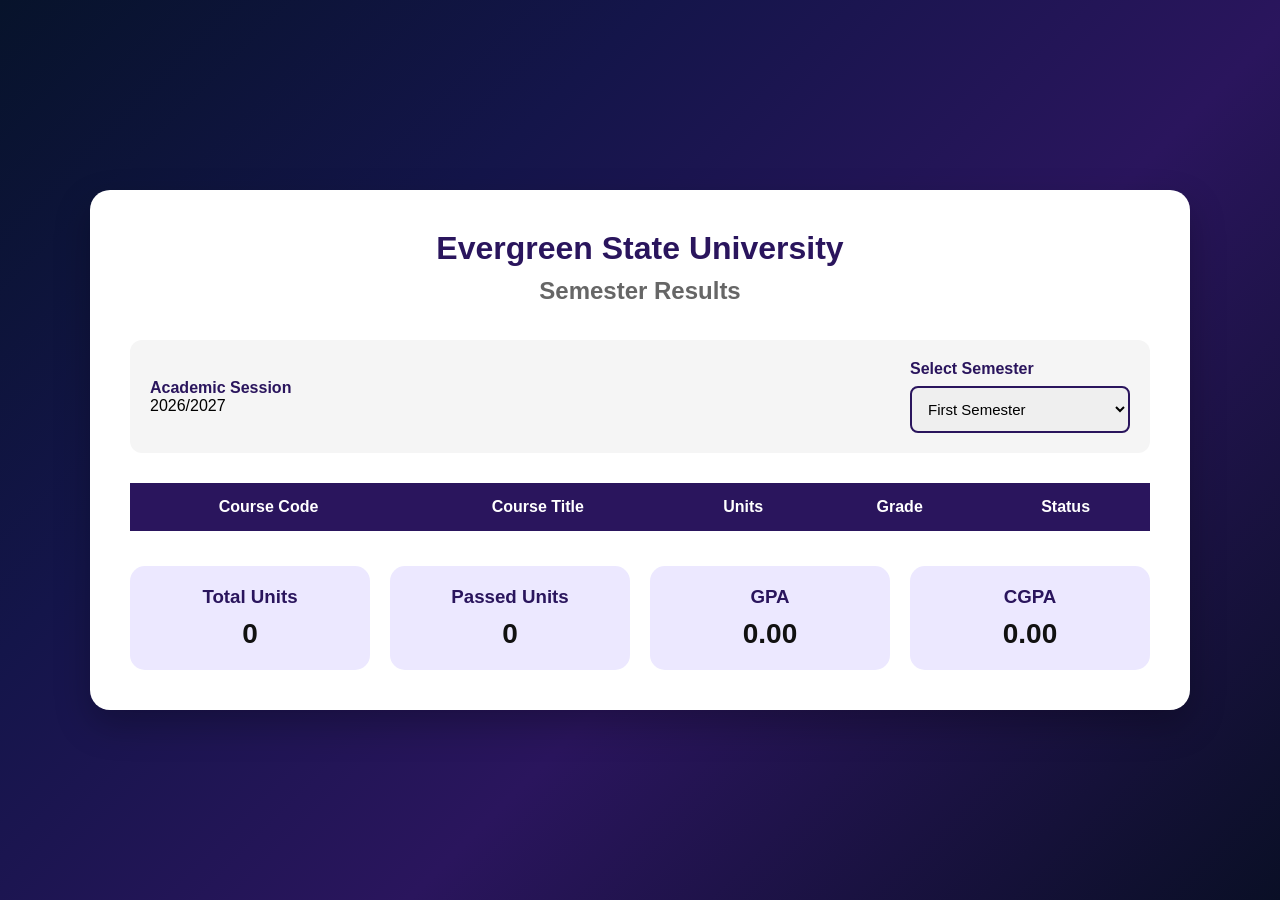
<file: results.html>
<!DOCTYPE html>
<html lang="en">
<head>
    <meta charset="UTF-8">
    <meta name="viewport" content="width=device-width, initial-scale=1.0">
    <title>Results | Evergreen State University</title>
    <link rel="stylesheet" href="results.css">
    <link rel="stylesheet" href="https://cdnjs.cloudflare.com/ajax/libs/font-awesome/6.7.2/css/all.min.css">

</head>
<body>

<div class="container">

<div class="result-box">
<h1>Evergreen State University</h1>
<h2>Semester Results</h2>
<div class="session-box">

<div>

<strong>Academic Session</strong><br>
2026/2027
</div>

<div>
<label>Select Semester</label>
<select id="semester">
<option value="firstSemester">First Semester</option>
<option value="secondSemester">Second Semester</option>
</select>
</div>

</div>
<table id="resultTable">
<thead>
<tr>
<th>Course Code</th>
<th>Course Title</th>
<th>Units</th>
<th>Grade</th>
<th>Status</th>
</tr>
</thead>

<tbody>
<!-- JavaScript -->
</tbody>
</table>

<div class="summary">
<div class="card">
<h3>Total Units</h3>
<p id="totalUnits">0</p>
</div>

<div class="card">
<h3>Passed Units</h3>
<p id="passedUnits">0</p>
</div>

<div class="card">
<h3>GPA</h3>
<p id="gpa">0.00</p>
</div>

<div class="card">
<h3>CGPA</h3>
<p id="cgpa">0.00</p>
</div>
</div>
</div>
</div>

<script src="results.js?v=1"></script>

</body>
</html>
</file>
<file: index.css>
*{
    margin:0;
    padding:0;
    box-sizing:border-box;
    font-family:"Poppins",sans-serif;
}

body{
    background:linear-gradient(
    135deg,
    #07132b 0%,
    #14154a 30%,
    #2a155d 60%,
    #0a0f26 100%);
    color:#fff;
}

header{
    width:100%;
    display:flex;
    justify-content:space-between;
    align-items:center;
    padding:20px 8%;
    background:rgba(255,255,255,.05);
    backdrop-filter:blur(12px);
    position:sticky;
    top:0;
    z-index:1000;
}

.logo{
    display:flex;
    align-items:center;
    gap:10px;
}

.logo i{
    font-size:30px;
    color:#9b6dff;
}

.logo h2{
    font-size:24px;
    font-weight:600;
}

nav ul{
    display:flex;
    list-style:none;
    gap:35px;
}

nav ul li a{
    text-decoration:none;
    color:white;
    font-weight:500;
    transition:.3s;
}

nav ul li a:hover{
    color:#9b6dff;
}

.hero{
    min-height:90vh;
    display:flex;
    justify-content:center;
    align-items:center;
    text-align:center;
    padding:30px;
}

.hero-content{
    max-width: 850px;
}

.hero h3{
    color:#9b6dff;
    letter-spacing:5px;
    margin-bottom:15px;
}

.hero h1{
    font-size:60px;
    margin-bottom:15px;
}

.hero h2{
    font-size:30px;
    font-weight:500;
    margin-bottom:20px;
}

.hero p{
    font-size:18px;
    line-height:1.8;
    color:#ddd;
}

.hero-buttons{
    margin-top:40px;
    display:flex;
    justify-content:center;
    gap:20px;
}

.btn{
    text-decoration:none;
    padding:15px 35px;
    background:#9b6dff;
    color:white;
    border-radius:50px;
    font-size:17px;
    font-weight:600;
    transition:.4s;
}

.btn:hover{
    background:#7d4fff;
    transform:translateY(-5px);
    box-shadow:0 10px 20px rgba(0,0,0,.3);
}

.secondary{
    background:transparent;
    border:2px solid #9b6dff;
}

.secondary:hover{
    background:#9b6dff;
}

.features{
    width:90%;
    margin:80px auto;
    display:grid;
    grid-template-columns:repeat(auto-fit,minmax(250px,1fr));
    gap:30px;
}

.card{
    background:rgba(255,255,255,.08);
    backdrop-filter:blur(10px);
    border-radius:20px;
    padding:35px;
    text-align:center;
    transition:.4s;
}

.card:hover{
    transform:translateY(-10px);
    background:rgba(255,255,255,.13);
}

.card i{
    font-size:45px;
    color:#9b6dff;
    margin-bottom:20px;
}

.card h2{
    margin-bottom:15px;
    font-size:24px;
}

.card p{
    color:#ddd;
    line-height:1.7;
}

.why-us{
    width:90%;
    margin:100px auto;
    text-align:center;
}

.why-us h2{
    font-size:40px;
    margin-bottom:50px;
}

.why-container{
    display:grid;
    grid-template-columns:repeat(auto-fit,minmax(280px,1fr));
    gap:25px;
}

.reason{
    background:rgba(255,255,255,.08);
    padding:20px;
    border-radius:15px;
    display:flex;
    align-items:center;
    gap:15px;
    transition:.3s;
}

.reason:hover{
    transform:translateX(10px);
}

.reason i{
    color:#32d74b;
    font-size:22px;
}

.reason span{
    font-size:18px;
}

footer{
    margin-top:100px;
    background:rgba(255,255,255,.05);
    padding:40px;
    text-align:center;
}

footer h3{
    font-size:28px;
    margin-bottom:15px;
}

footer p{
    margin:8px 0;
    color:#ccc;
}

@media(max-width:900px){
header{
    flex-direction:column;
    gap:20px;
}

nav ul{
    flex-wrap:wrap;
    justify-content:center;
    gap:20px;
}

.hero h1{
    font-size:42px;
}

.hero h2{
    font-size:24px;
}

.hero-buttons{
    flex-direction:column;
    align-items:center;
}

.btn{
    width:220px;
    text-align:center;
}
}

@media(max-width:600px){
.logo h2{
    font-size:20px;
}

.hero h1{
    font-size:34px;
}

.hero h2{
    font-size:20px;
}

.hero p{
    font-size:16px;
}

.why-us h2{
    font-size:30px;
}

.card{
    padding:25px;
}
}
</file>
<file: about.css>
*{
    margin:0;
    padding:0;
    box-sizing:border-box;
    font-family:"Poppins",sans-serif;
}

body{
    background:linear-gradient(
    135deg,
    #07132b 0%,
    #14154a 30%,
    #2a155d 60%,
    #0a0f26 100%);
    color:#fff;
}

header{
    width:100%;
    padding:20px 8%;
    display:flex;
    justify-content:space-between;
    align-items:center;
    background:rgba(255,255,255,.05);
    backdrop-filter:blur(10px);
    position:sticky;
    top:0;
}

.logo{
    display:flex;
    align-items:center;
    gap:10px;
}

.logo i{
    color:#9b6dff;
    font-size:30px;
}

.logo h2{
    font-size:24px;
}

nav ul{
    display:flex;
    list-style:none;
    gap:30px;
}

nav ul li a{
    color:white;
    text-decoration:none;
    transition:.3s;
}

nav ul li a:hover,
.active{
    color:#9b6dff;
}

.hero{
    text-align:center;
    padding:80px 20px;
}

.hero h1{
    font-size:50px;
    margin-bottom:20px;
}

.hero p{
    max-width:700px;
    margin:auto;
    color:#ddd;
    font-size:18px;
    line-height:1.8;
}

.about-container{
    width:90%;
    margin:50px auto;
}

.about-card{
    background:rgba(255,255,255,.08);
    padding:35px;
    border-radius:20px;
    margin-bottom:40px;
}

.about-card h2{
    margin-bottom:20px;
    color:#9b6dff;
}

.about-card p{
    line-height:1.8;
    color:#ddd;
}

.about-grid{
    display:grid;
    grid-template-columns:repeat(auto-fit,minmax(250px,1fr));
    gap:25px;
    margin-bottom:60px;
}

.card{
    background:rgba(255,255,255,.08);
    padding:30px;
    border-radius:20px;
    text-align:center;
    transition:.3s;
}

.card:hover{
    transform:translateY(-10px);
}

.card i{
    font-size:40px;
    color:#9b6dff;
    margin-bottom:20px;
}

.card h3{
    margin-bottom:15px;
}

.card p{
    color:#ddd;
    line-height:1.7;
}

.why{
    margin:70px 0;
}

.why h2{
    text-align:center;
    margin-bottom:40px;
}

.why-grid{
    display:grid;
    grid-template-columns:repeat(auto-fit,minmax(250px,1fr));
    gap:25px;
}

.why-card{
    background:rgba(255,255,255,.08);
    border-radius:20px;
    padding:30px;
    text-align:center;
    transition:.3s;
}

.why-card:hover{
    transform:translateY(-10px);
}

.why-card i{
    font-size:40px;
    color:#9b6dff;
    margin-bottom:15px;
}

.why-card h3{
    margin-bottom:15px;
}

.why-card p{
    color:#ddd;
    line-height:1.7;
}

.statistics{
    display:grid;
    grid-template-columns:repeat(auto-fit,minmax(180px,1fr));
    gap:20px;
    margin:70px 0;
}

.stat{
    background:rgba(255,255,255,.08);
    padding:30px;
    border-radius:20px;
    text-align:center;
}

.stat h2{
    color:#9b6dff;
    font-size:35px;
    margin-bottom:10px;
}

.buttons{
    text-align:center;
    margin:50px 0;
}

#homeBtn{
    padding:15px 35px;
    border:none;
    border-radius:30px;
    background:#9b6dff;
    color:white;
    cursor:pointer;
    font-size:16px;
    transition:.3s;
}

#homeBtn:hover{
    background:#7d4fff;
    transform:translateY(-5px);
}

footer{
    background:rgba(255,255,255,.05);
    padding:30px;
    text-align:center;
}

footer h3{
    margin-bottom:10px;
}

footer p{
    color:#ccc;
    margin:5px 0;
}

@media(max-width:768px){
header{
    flex-direction:column;
    gap:20px;
}

nav ul{
    flex-wrap:wrap;
    justify-content:center;
}

.hero h1{
    font-size:36px;
}

.hero p{
    font-size:16px;
}
}
</file>
<file: admissions.css>
*{
    margin:0;
    padding:0;
    box-sizing:border-box;
    font-family:Arial, Helvetica, sans-serif;
}

body{
    background:linear-gradient(135deg,
    #07132b 0%,
    #14154a 30%,
    #2a155d 60%,
    #0a0f26 100%);
    color:white;
}

header{
    display:flex;
    justify-content:space-between;
    align-items:center;
    padding:20px 8%;
    background:rgba(255,255,255,.08);
    backdrop-filter:blur(10px);
    position:sticky;
    top:0;
}

.logo h2{
    color:#fff;
}

nav a{
    color:white;
    text-decoration:none;
    margin-left:30px;
    font-weight:600;
    transition:.3s;
}

nav a:hover,
nav .active{
    color:#b388ff;
}

.hero{
    text-align:center;
    padding:80px 20px;
}

.hero h1{
    font-size:55px;
    margin-bottom:15px;
}

.hero p{
    font-size:20px;
    color:#ddd;
}

.admission-container{
    width:90%;
    margin:auto;
    display:grid;
    grid-template-columns:repeat(auto-fit,minmax(300px,1fr));
    gap:30px;
    padding-bottom:60px;
}

.card{
    background:rgba(255,255,255,.08);
    border-radius:20px;
    padding:30px;
    backdrop-filter:blur(10px);
    transition:.4s;
}

.card:hover{
    transform:translateY(-10px);
}

.card h2{
    margin-bottom:20px;
    color:#b388ff;
}

.card p{
    line-height:1.8;
}

.card ul,
.card ol{
    margin-left:20px;
    line-height:2;
}

.buttons{
    display:flex;
    justify-content:center;
    margin-bottom:60px;
}

#applyBtn{
    padding:15px 40px;
    border:none;
    border-radius:40px;
    background:#b388ff;
    color:white;
    font-size:18px;
    cursor:pointer;
    transition:.3s;
}

#applyBtn:hover{
    background:#9c64ff;
    transform:scale(1.05);
}

footer{
    text-align:center;
    padding:20px;
    background:rgba(255,255,255,.08);
}
</file>
<file: course-registration.css>
*{
    margin:0;
    padding:0;
    box-sizing:border-box;
    font-family:"Poppins",sans-serif;
}

body{
    background:linear-gradient( 135deg, #07132b 0%, #14154a 30%, #2a155d 60%, #0a0f26 100%);
    min-height:100vh;
    display:flex;
    justify-content:center;
    align-items:center;
    padding:40px;
}

.container{
    width:100%;
    display:flex;
    justify-content:center;
}

.course-box{
    width:1200px;
    background:#ffffff;
    border-radius:20px;
    padding:40px;
    box-shadow:0 15px 35px rgba(0,0,0,.25);
}

.course-box h1{
    text-align:center;
    color:#2a155d;
    margin-bottom:10px;
}

.course-box h2{
    text-align:center;
    color:#555;
    margin-bottom:30px;
}

.student-info{
    display:grid;
    grid-template-columns:repeat(2,1fr);
    gap:20px;
    margin-bottom:40px;
}

.info-card{
    background:#f5f5f5;
    border-left:5px solid #2a155d;
    padding:15px;
    border-radius:10px;
}

.info-card label{
    display:block;
    font-weight:bold;
    color:#2a155d;
    margin-bottom:8px;
}

.info-card span{
    font-size:17px;
}

.semester-title{
    margin:30px 0 15px;
    color:#2a155d;
}

table{
    width:100%;
    border-collapse:collapse;
    margin-bottom:20px;
}

table th{
    background:#2a155d;
    color:white;
    padding:14px;
}

table td{
    padding:14px;
    border:1px solid #ddd;
    text-align:center;
}

table tr:nth-child(even){
    background:#f8f8f8;
}

.unit-box{
    background:#ece8ff;
    padding:15px;
    border-radius:10px;
    margin-bottom:25px;
    font-weight:bold;
    color:#2a155d;
}

.grand-total{
    background:#2a155d;
    color:white;
    padding:18px;
    border-radius:10px;
    text-align:center;
    margin:25px 0;
}

.buttons{
    display:flex;
    justify-content:center;
    gap:20px;
    flex-wrap:wrap;
}

.buttons button{
    padding:14px 28px;
    border:none;
    border-radius:10px;
    cursor:pointer;
    font-size:16px;
    font-weight:bold;
    transition:.3s;
}

#registerBtn{
    background:#28a745;
    color:white;
}

#printBtn{
    background:#007bff;
    color:white;
}

#dashboardBtn{
    background:#2a155d;
    color:white;
}

.buttons button:hover{
    transform:translateY(-3px);
    opacity:.9;
}

input[type="checkbox"]{
    width:18px;
    height:18px;
    cursor:pointer;
}

@media print{
    body{
        background:white;
        padding:0;
    }

    .buttons{
        display:none;
    }

    .course-box{
        width:100%;
        box-shadow:none;
    }
}

@media(max-width:900px){
.student-info{
    grid-template-columns:1fr;
}

.course-box{
    width:100%;
    padding:20px;
}

table{
    font-size:13px;
}

table th,
table td{
    padding:10px;
}

.buttons{
    flex-direction:column;
}

.buttons button{
    width:100%;
}
}

status-box{
    background: #ece8ff;
    border-left: 5px solid #28a745;
    padding: 15px;
    border-radius: 10px;
    margin-bottom: 20px;
    text-align: center;
}

.status-box{
    color: #28a745;
    font-weight: bold;
}
</file>
<file: dashboard.css>
*{
    margin:0;
    padding:0;
    box-sizing:border-box;
    font-family:"Poppins",sans-serif;
}

body{
    background:linear-gradient(
        135deg,
        #07132b 0%,
        #14154a 30%,
        #2a155d 60%,
        #0a0f26 100%
    );
    color:white;
}

.container{
    display:flex;
    min-height:100vh;
}

.sidebar{
    width:270px;
    background:rgba(255,255,255,.08);
    backdrop-filter:blur(10px);
    padding:25px;
}

.logo{
    text-align:center;
    margin-bottom:40px;
}

.logo i{
    font-size:45px;
    color:#b388ff;
    margin-bottom:10px;
}

.logo h2{
    font-size:22px;
}

.sidebar ul{
    list-style:none;
}

.sidebar ul li{
    margin:15px 0;
    border-radius:10px;
    transition:.3s;
}

.sidebar ul li:hover,
.sidebar ul .active{
    background:#9b6dff;
}

.sidebar ul li a{
    color:white;
    text-decoration:none;
    display:flex;
    align-items:center;
    gap:15px;
    padding:15px;
}

#logoutBtn{
    display:flex;
    align-items:center;
    gap:15px;
    padding:15px;
    cursor:pointer;
}

.main-content{
    flex:1;
    padding:40px;
}

.welcome-card{
    background:rgba(255,255,255,.08);
    backdrop-filter:blur(10px);
    padding:30px;
    border-radius:20px;
    margin-bottom:35px;
}

.welcome-card h1{
    font-size:35px;
    margin-bottom:10px;
}

.welcome-card p{
    color:#ddd;
}

.dashboard-grid{
    display:grid;
    grid-template-columns:repeat(auto-fit,minmax(250px,1fr));
    gap:25px;
}

.card{
    background:rgba(255,255,255,.08);
    backdrop-filter:blur(10px);
    border-radius:20px;
    padding:25px;
    transition:.3s;
}

.card:hover{
    transform:translateY(-8px);
}

.card h3{
    color:#b388ff;
    margin-bottom:15px;
}

.card p{
    font-size:18px;
    color:white;
}

@media(max-width:900px){
.container{
    flex-direction:column;
}

.sidebar{
    width:100%;
}

.main-content{
    padding:20px;
}

.dashboard-grid{
    grid-template-columns:1fr;
}
}
</file>
<file: faculties.css>
*{
    margin:0;
    padding:0;
    box-sizing:border-box;
    font-family:"Poppins",sans-serif;
}

body{
    background:linear-gradient(
    135deg,
    #07132b 0%,
    #14154a 30%,
    #2a155d 60%,
    #0a0f26 100%);
    color:#fff;
}

header{
    display:flex;
    justify-content:space-between;
    align-items:center;
    padding:20px 8%;
    background:rgba(255,255,255,.08);
    backdrop-filter:blur(10px);
    position:sticky;
    top:0;
    z-index:1000;
}

.logo{
    display:flex;
    align-items:center;
    gap:10px;
}

.logo i{
    font-size:30px;
    color:#b388ff;
}

.logo h2{
    font-size:24px;
}

nav{
    display:flex;
    gap:30px;
}

nav a{
    text-decoration:none;
    color:white;
    font-weight:500;
    transition:.3s;
}

nav a:hover,
nav .active{
    color:#b388ff;
}

.hero{
    text-align:center;
    padding:80px 20px;
}

.hero h1{
    font-size:50px;
    margin-bottom:20px;
}

.hero p{
    font-size:18px;
    color:#ddd;
}

.faculty-container{
    width:90%;
    margin:50px auto;
    display:grid;
    grid-template-columns:repeat(auto-fit,minmax(280px,1fr));
    gap:30px;
}

.faculty-card{
    background:rgba(255,255,255,.08);
    backdrop-filter:blur(10px);
    border-radius:20px;
    padding:35px;
    text-align:center;
    transition:.4s;
}

.faculty-card:hover{
    transform:translateY(-10px);
    background:rgba(255,255,255,.13);
}

.faculty-card i{
    font-size:50px;
    color:#b388ff;
    margin-bottom:20px;
}

.faculty-card h2{
    margin-bottom:15px;
    font-size:24px;
}

.faculty-card p{
    color:#ddd;
    line-height:1.8;
}

.buttons{
    display:flex;
    justify-content:center;
    margin:60px 0;
}

#portalBtn{
    padding:15px 40px;
    border:none;
    border-radius:40px;
    background:#b388ff;
    color:white;
    cursor:pointer;
    font-size:17px;
    transition:.3s;
}

#portalBtn:hover{
    background:#9b6dff;
    transform:scale(1.05);
}

footer{
    margin-top:60px;
    background:rgba(255,255,255,.08);
    text-align:center;
    padding:25px;
}

@media(max-width:768px){
header{
    flex-direction:column;
    gap:20px;
}

nav{
    flex-wrap:wrap;
    justify-content:center;
}

.hero h1{
    font-size:38px;
}

.hero p{
    font-size:16px;
}
}
</file>
<file: login.css>
*{
    margin:0;
    padding:0;
    box-sizing:border-box;
    font-family:"Poppins",sans-serif;
}

body{
    min-height:100vh;
    display:flex;
    justify-content:center;
    align-items:center;
    background:linear-gradient(
        135deg,
        #07132b 0%,
        #14154a 30%,
        #2a155d 60%,
        #0a0f26 100%
    );
    padding:20px;
}

.container{
    width:100%;
    display:flex;
    justify-content:center;
    align-items:center;
}

.login-box{
    width:430px;
    background:rgba(255,255,255,.08);
    backdrop-filter:blur(12px);
    border-radius:20px;
    padding:40px;
    box-shadow:0 15px 40px rgba(0,0,0,.35);
}

.login-box h1{
    text-align:center;
    color:#fff;
    margin-bottom:10px;
}

.login-box p{
    text-align:center;
    color:#ddd;
    margin-bottom:30px;
}

.input-group{
    display:flex;
    flex-direction:column;
    margin-bottom:20px;
}

.input-group label{
    color:#fff;
    margin-bottom:8px;
    font-weight:600;
}

.input-group input{
    width:100%;
    padding:14px;
    border:none;
    outline:none;
    border-radius:10px;
    background:rgba(255,255,255,.15);
    color:#fff;
    font-size:15px;
}

.input-group input::placeholder{
    color:#ddd;
}

.input-group input:focus{
    background:rgba(255,255,255,.25);
    border:1px solid #b388ff;
}

.password-box{
    position:relative;
}

.password-box input{
    padding-right:50px;
}

.password-box i{
    position:absolute;
    right:18px;
    top:50%;
    transform:translateY(-50%);
    color:#ddd;
    cursor:pointer;
}

button{
    width:100%;
    padding:15px;
    border:none;
    border-radius:10px;
    background:#9b6dff;
    color:#fff;
    font-size:17px;
    font-weight:600;
    cursor:pointer;
    transition:.3s;
}

button:hover{
    background:#7d4fff;
    transform:translateY(-3px);
}

.register-link{
    text-align:center;
    margin-top:20px;
}

.register-link a{
    color:#b388ff;
    text-decoration:none;
    font-weight:600;
}

.register-link a:hover{
    text-decoration:underline;
}

@media(max-width:500px){
.login-box{
    width:100%;
    padding:30px;
}
}
</file>
<file: password.css>
/* body{
    background:red !important;
} */

*{
margin:0;
padding:0;
box-sizing:border-box;
font-family:Poppins,sans-serif;
}

body{
background:linear-gradient(135deg, #07132b 0%,#14154a 30%, #2a155d 60%, #0a0f26 100%);
display:flex;
justify-content:center;
align-items:center;
height:100vh;
}

.password-box{
width:430px;
background:white;
padding:40px;
border-radius:18px;
box-shadow:0 10px 30px rgba(0,0,0,.3);
}

.password-box h1{
text-align:center;
color:#2a155d;
}

.password-box h2{
text-align:center;
margin:15px 0 30px;
color:#666;
}

.input-box{
margin-bottom:20px;
}

.input-box label{
display:block;
font-weight:bold;
margin-bottom:8px;
color:#2a155d;
}

.input-box input{
width:100%;
padding:14px;
border:2px solid #ddd;
border-radius:10px;
font-size:15px;
}

.input-box input:focus{
border-color:#2a155d;
outline:none;
}

button{
width:100%;
padding:15px;
background:#2a155d;
color:white;
border:none;
border-radius:10px;
font-size:17px;
font-weight:bold;
cursor:pointer;
transition:.3s;
}

button:hover{
background:#1f1046;
}
</file>
<file: profile.css>
*{
    margin:0;
    padding:0;
    box-sizing:border-box;
    font-family:"Poppins",sans-serif;
}

body{
    background:linear-gradient(
        135deg,
        #07132b 0%,
        #14154a 30%,
        #2a155d 60%,
        #0a0f26 100%
    );
    color:white;
}

.container{
    display:flex;
    min-height:100vh;
}

.sidebar{
    width:270px;
    background:rgba(255,255,255,.08);
    backdrop-filter:blur(10px);
    padding:25px;
}

.logo{
    text-align:center;
    margin-bottom:40px;
}

.logo i{
    font-size:45px;
    color:#b388ff;
    margin-bottom:10px;
}

.logo h2{
    font-size:22px;
}

.sidebar ul{
    list-style:none;
}

.sidebar ul li{
    margin:15px 0;
    border-radius:10px;
    transition:.3s;
}

.sidebar ul li:hover,
.sidebar ul .active{
    background:#9b6dff;
}

.sidebar ul li a{
    color:white;
    text-decoration:none;
    display:flex;
    align-items:center;
    gap:15px;
    padding:15px;
}

#logoutBtn{
    display:flex;
    align-items:center;
    gap:15px;
    padding:15px;
    cursor:pointer;
}

.main-content{
    flex:1;
    padding:40px;
}

.profile-card{
    width:100%;
    max-width:900px;
    margin:auto;
    background:rgba(255,255,255,.08);
    backdrop-filter:blur(10px);
    border-radius:20px;
    padding:40px;
}

.profile-card h1{
    text-align:center;
    margin-bottom:30px;
}

#profileForm{
    display:grid;
    grid-template-columns:1fr 1fr;
    gap:20px;
}

.input-group{
    display:flex;
    flex-direction:column;
}

.input-group label{
    margin-bottom:8px;
    font-weight:600;
}

.input-group input,
.input-group select{
    padding:14px;
    border:none;
    outline:none;
    border-radius:10px;
    background:rgba(255,255,255,.15);
    color:white;
    font-size:15px;
}

.input-group input::placeholder{
    color:#ddd;
}

.input-group input:focus,
.input-group select:focus{
    border:1px solid #b388ff;
    background:rgba(255,255,255,.25);
}

input[readonly]{
    background:rgba(255,255,255,.05);
    cursor:not-allowed;
}

select option{
    color:black;
}

button{
    grid-column:1/3;
    padding:15px;
    border:none;
    border-radius:10px;
    background:#9b6dff;
    color:white;
    font-size:17px;
    font-weight:600;
    cursor:pointer;
    transition:.3s;
}

button:hover{
    background:#7d4fff;
    transform:translateY(-3px);
}

@media(max-width:900px){
.container{
    flex-direction:column;
}

.sidebar{
    width:100%;
}

.profile-card{
    padding:25px;
}

#profileForm{
    grid-template-columns:1fr;
}

button{
    grid-column:1;
}
}

.passport-preview {
    width: 80px;
    height: 95px;
    margin: 5px 0 8px;
    overflow: hidden;
    border-radius: 6px;
    border: 1px solid rgba(255, 255, 255, .2);
    box-shadow: 0 2px 6px rgba(0, 0, 0, .3);
}

.passport-preview img {
    width: 100%;
    height: 100%;
    object-fit: cover;
    display: block;
}

.passport-group {
    grid-row: span 2;
    align-self: start;
}
</file>
<file: register.css>
*{
    margin:0;
    padding:0;
    box-sizing:border-box;
    font-family:"Poppins",sans-serif;
}

body{
    min-height:100vh;
    display:flex;
    justify-content:center;
    align-items:center;
    padding:40px;
    background:linear-gradient(
        135deg,
        #07132b 0%,
        #14154a 30%,
        #2a155d 60%,
        #0a0f26 100%
    );
}

.container{
    width:100%;
    display:flex;
    justify-content:center;
    align-items:center;
}

.register-box{
    width:700px;
    background:rgba(255,255,255,.08);
    backdrop-filter:blur(12px);
    border-radius:20px;
    padding:40px;
    box-shadow:0 15px 40px rgba(0,0,0,.35);
}

.register-box h1{
    text-align:center;
    color:#fff;
    margin-bottom:10px;
}

.register-box p{
    text-align:center;
    color:#ddd;
    margin-bottom:30px;
}

form{
    display:grid;
    grid-template-columns:1fr 1fr;
    gap:20px;
}

.input-group{
    display:flex;
    flex-direction:column;
}

.input-group label{
    color:#fff;
    margin-bottom:8px;
    font-weight:600;
}

.input-group input,
.input-group select{
    padding:14px;
    border:none;
    outline:none;
    border-radius:10px;
    background:rgba(255,255,255,.15);
    color:#fff;
    font-size:15px;
    transition:.3s;
}

.input-group input::placeholder{
    color:#ddd;
}

.input-group input:focus,
.input-group select:focus{
    background:rgba(255,255,255,.25);
    border:1px solid #b388ff;
}

select{
    cursor:pointer;
}

select option{
    color:#000;
}

button{
    grid-column:1/3;
    padding:15px;
    border:none;
    border-radius:10px;
    background:#9b6dff;
    color:#fff;
    font-size:17px;
    font-weight:600;
    cursor:pointer;
    transition:.3s;
}

button:hover{
    background:#7d4fff;
    transform:translateY(-3px);
}

.login-link{
    grid-column:1/3;
    text-align:center;
    color:#ddd;
    margin-top:5px;
}

.login-link a{
    color:#b388ff;
    text-decoration:none;
    font-weight:600;
}

.login-link a:hover{
    text-decoration:underline;
}

@media(max-width:768px){
    .register-box{
        width:100%;
        padding:30px;
    }

    form{
        grid-template-columns:1fr;
    }

    button,
    .login-link{
        grid-column:1;
    }
}
</file>
<file: results.css>
*{
    margin:0;
    padding:0;
    box-sizing:border-box;
    font-family:"Poppins",sans-serif;
}

body{
    background:linear-gradient(135deg,#07132b 0%,#14154a 30%,#2a155d 60%,#0a0f26 100%);
    min-height:100vh;
    display:flex;
    justify-content:center;
    align-items:center;
    padding:40px;
}

.container{
    width:100%;
    display:flex;
    justify-content:center;
}

.result-box{
    width:1100px;
    background:#fff;
    border-radius:20px;
    padding:40px;
    box-shadow:0 15px 35px rgba(0,0,0,.25);
}

.result-box h1{
    text-align:center;
    color:#2a155d;
    margin-bottom:10px;
}

.result-box h2{
    text-align:center;
    color:#666;
    margin-bottom:35px;
}

.session-box{
    display:flex;
    justify-content:space-between;
    align-items:center;
    margin-bottom:30px;
    background:#f5f5f5;
    padding:20px;
    border-radius:12px;
}

.session-box strong{
    color:#2a155d;
}

.session-box label{
    display:block;
    margin-bottom:8px;
    font-weight:bold;
    color:#2a155d;
}

.session-box select{
    padding:12px;
    width:220px;
    border:2px solid #2a155d;
    border-radius:8px;
    outline:none;
    font-size:15px;
}

table{
    width:100%;
    border-collapse:collapse;
    margin-bottom:35px;
}

table th{
    background:#2a155d;
    color:white;
    padding:15px;
}

table td{
    padding:14px;
    border:1px solid #ddd;
    text-align:center;
}

table tr:nth-child(even){
    background:#f8f8f8;
}

table tr:hover{
    background:#ece8ff;
}

.summary{
    display:grid;
    grid-template-columns:repeat(4,1fr);
    gap:20px;
}

.card{
    background:#ece8ff;
    border-radius:15px;
    padding:20px;
    text-align:center;
}

.card h3{
    color:#2a155d;
    margin-bottom:10px;
}

.card p{
    font-size:28px;
    font-weight:bold;
    color:#111;
}

.pass{
    color:#28a745;
    font-weight:bold;
}

.fail{
    color:#dc3545;
    font-weight:bold;
}

@media(max-width:900px){

.result-box{
    width:100%;
    padding:20px;
}

.session-box{
    flex-direction:column;
    gap:20px;
    align-items:flex-start;
}

.session-box select{
    width:100%;
}

.summary{
    grid-template-columns:repeat(2,1fr);
}

table{
    font-size:13px;
}

table th,
table td{
    padding:10px;
}
}

@media(max-width:600px){
.summary{
    grid-template-columns:1fr;
}
}

/* =========================
   RESULT ACTION BUTTONS
========================= */

.result-actions {
    display: flex;
    justify-content: center;
    gap: 15px;
    margin-top: 30px;
    padding-top: 20px;
    border-top: 1px solid #eee;
}

.result-actions a,
.result-actions button {
    display: inline-flex;
    align-items: center;
    justify-content: center;
    gap: 8px;

    padding: 12px 20px;

    border: none;
    border-radius: 8px;

    font-size: 14px;
    font-weight: 600;

    text-decoration: none;

    cursor: pointer;

    transition: 0.3s;
}

.dashboard-btn {
    background: #2563eb;
    color: white;
}

.dashboard-btn:hover {
    background: #1d4ed8;
}

.print-btn {
    background: #16a34a;
    color: white;
}

.print-btn:hover {
    background: #15803d;
}


/* =========================
   PRINT
========================= */

@media print {

    body {
        background: white;
    }

    .result-actions {
        display: none;
    }

}
</file>
